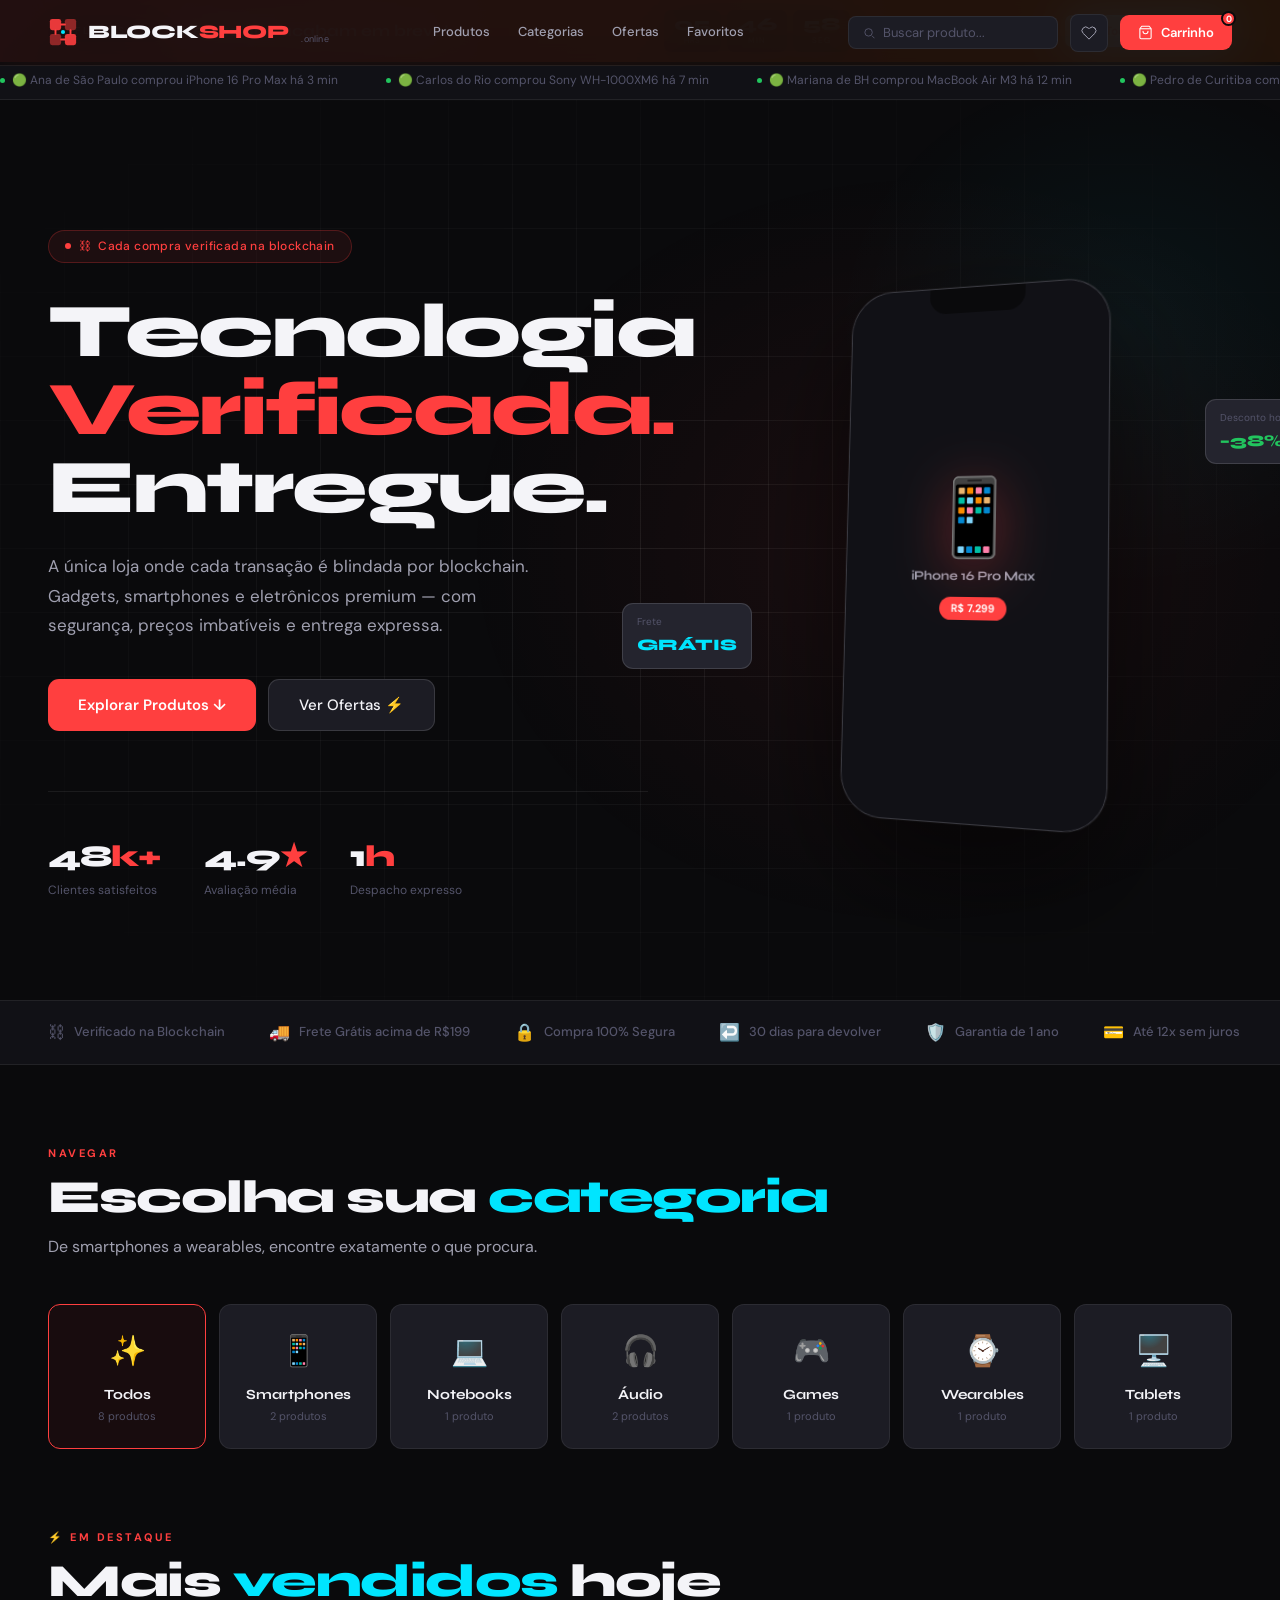
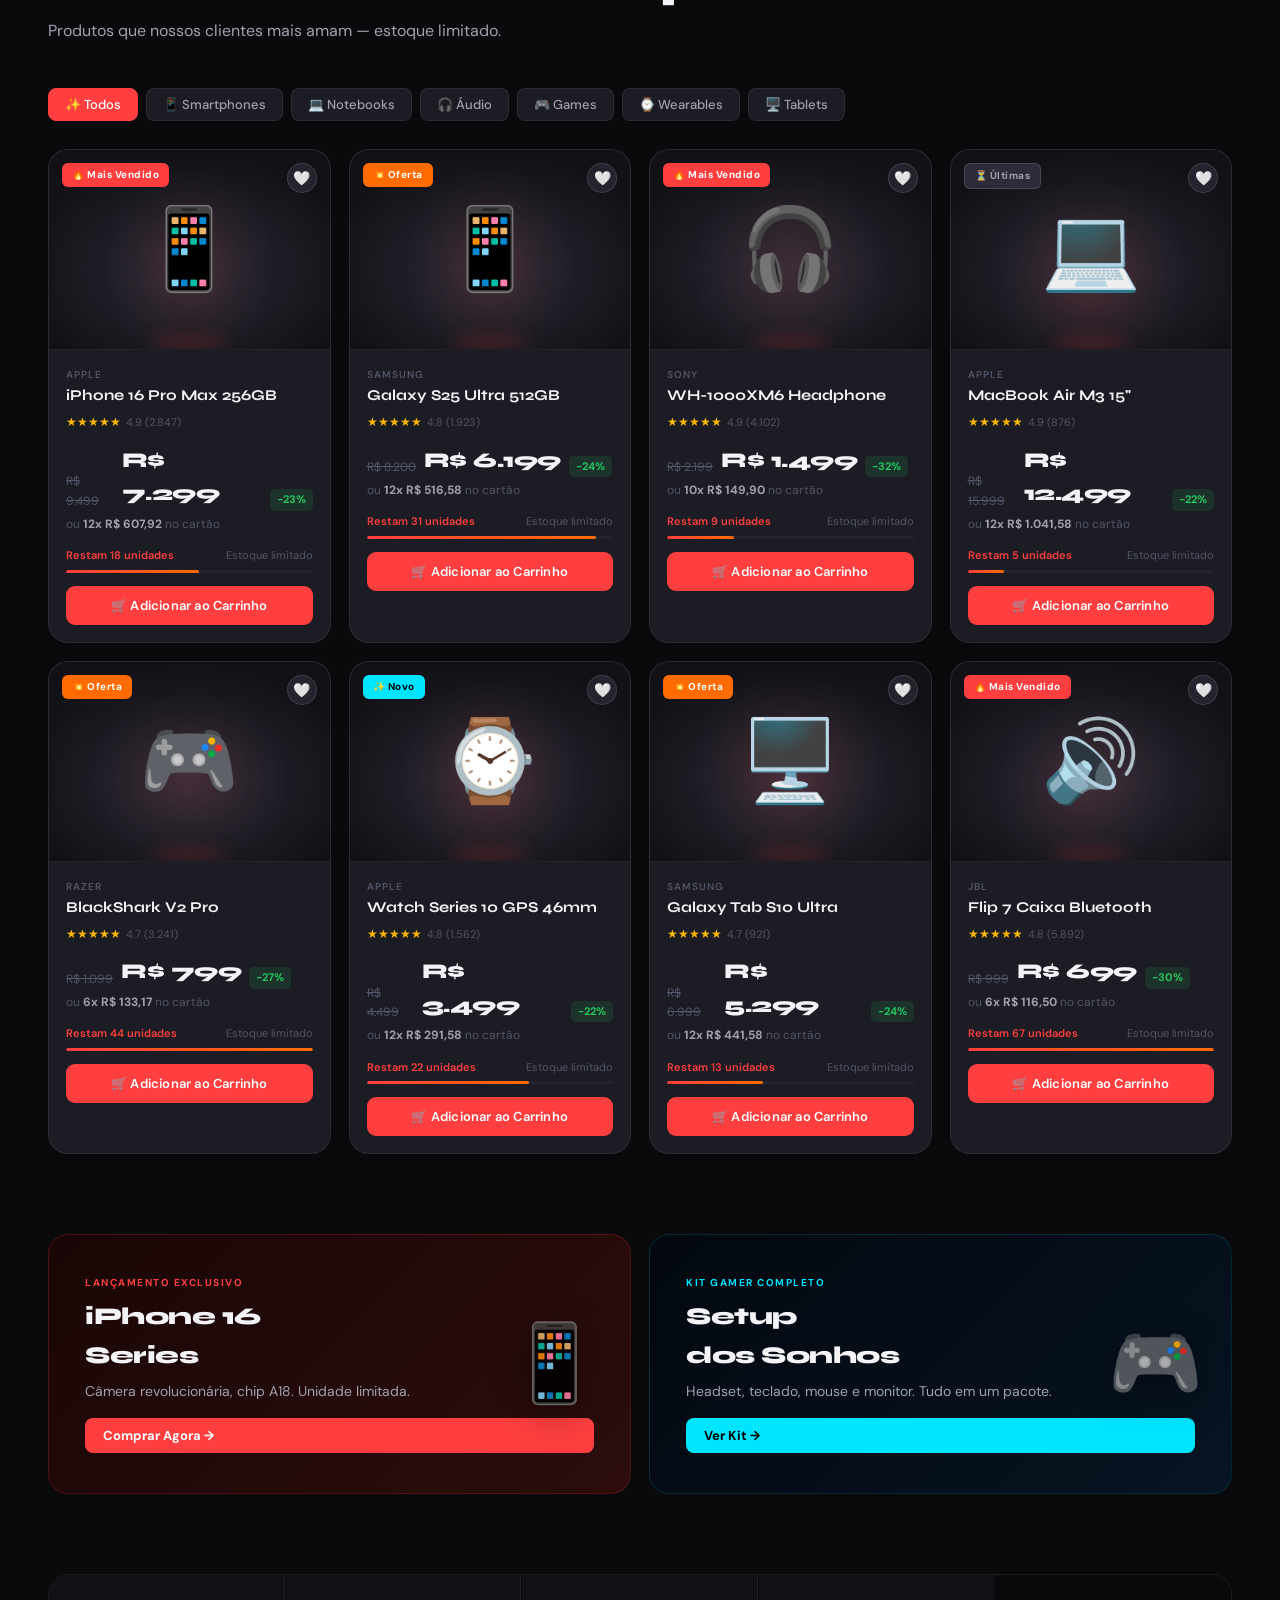
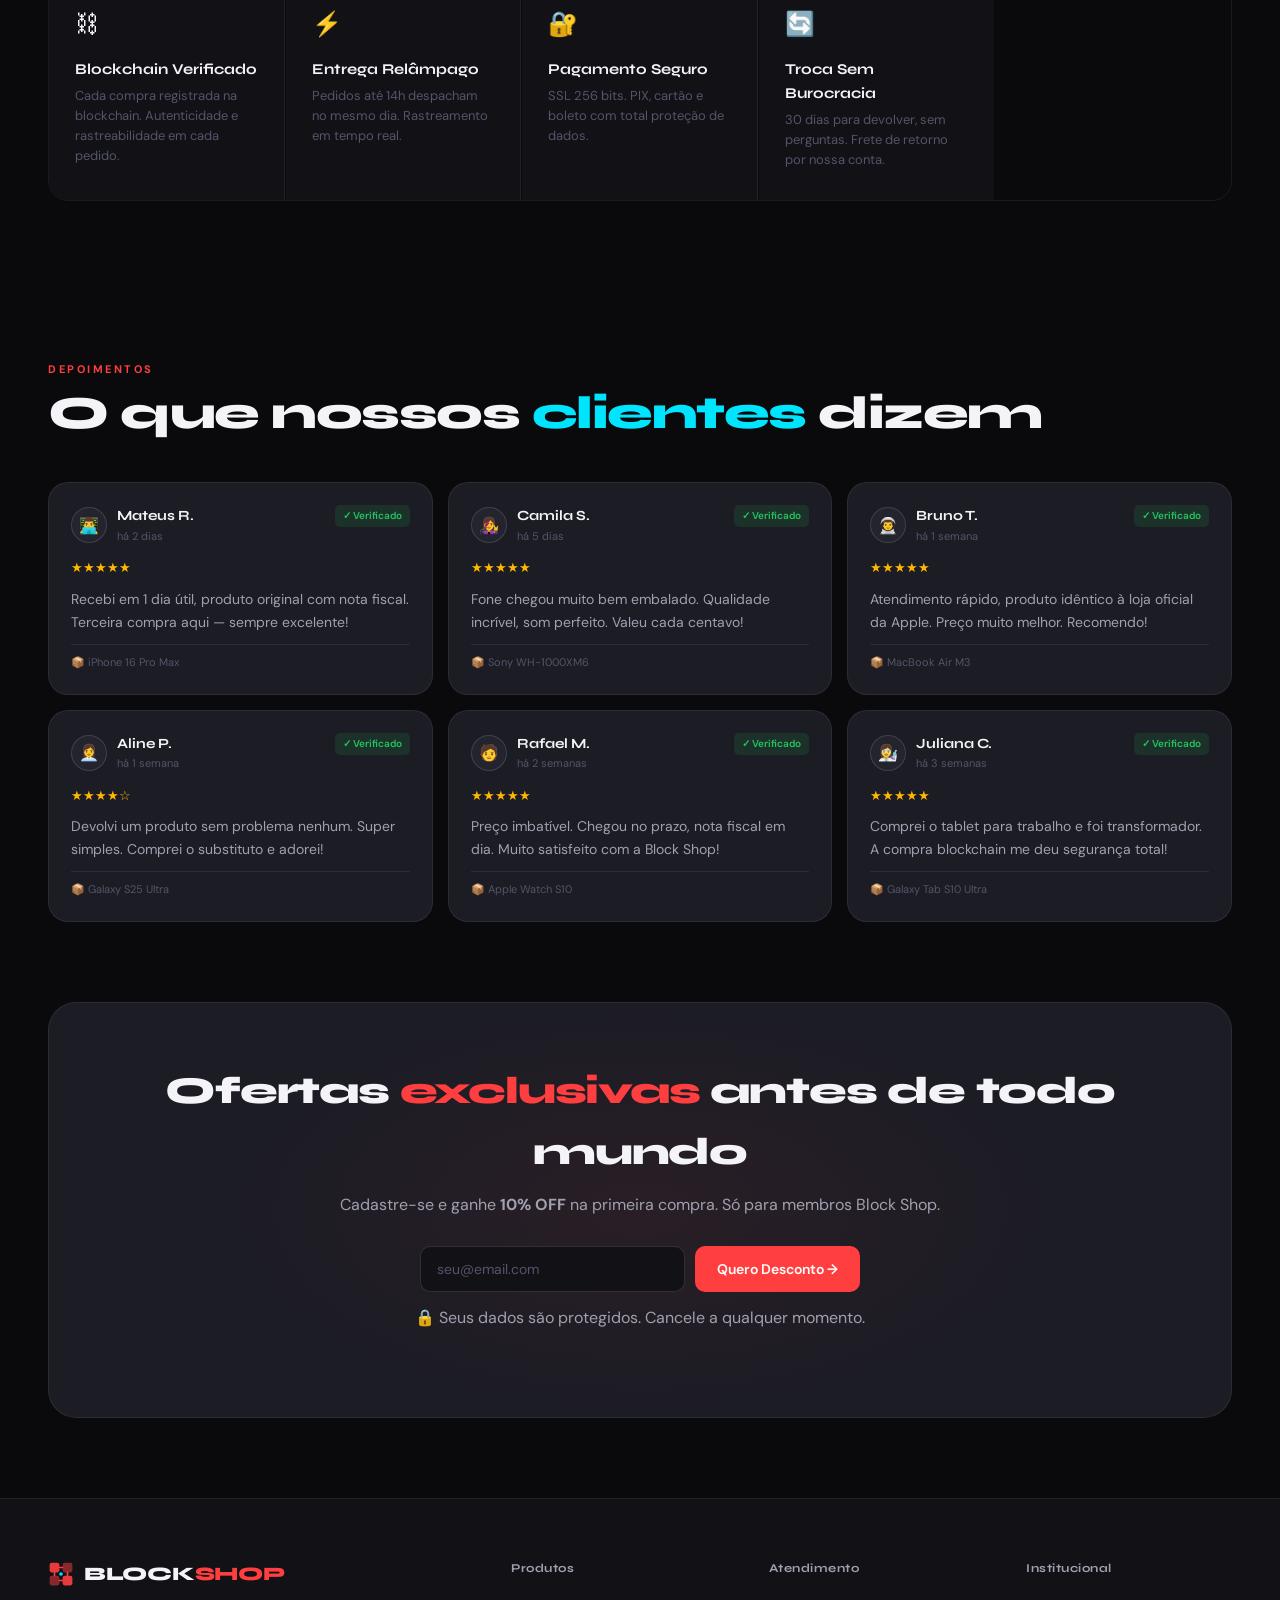
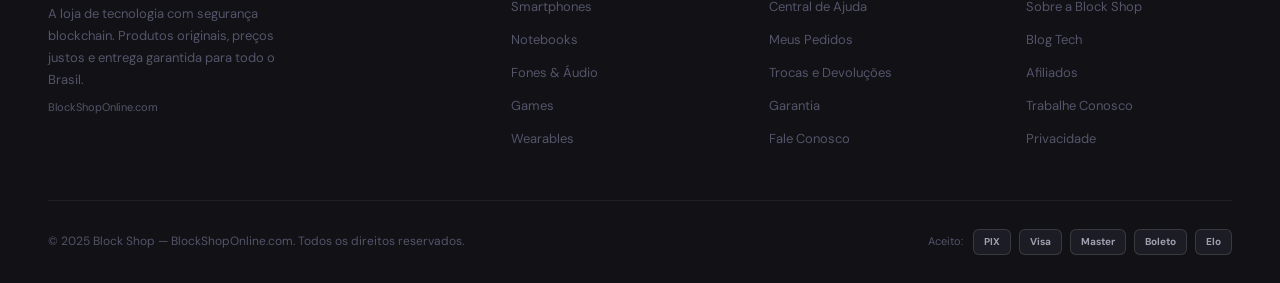
<file: Index.html.html>
<!DOCTYPE html>
<html lang="pt-BR">
<head>
<meta charset="UTF-8">
<meta name="viewport" content="width=device-width, initial-scale=1.0">
<title>BLOCK SHOP — Tecnologia Verificada na Blockchain</title>
<link href="https://fonts.googleapis.com/css2?family=Syne:wght@400;500;600;700;800&family=DM+Sans:ital,wght@0,300;0,400;0,500;1,400&display=swap" rel="stylesheet">
<style>
:root{
  --bg:#0A0A0C;--bg2:#111116;--bg3:#18181E;
  --surface:#1C1C24;--surface2:#24242E;--surface3:#2C2C38;
  --accent:#FF3F3F;--accent2:#FF6B00;--accent-glow:rgba(255,63,63,0.2);
  --cyan:#00E5FF;--cyan-dim:rgba(0,229,255,0.1);
  --text:#F4F4F8;--text2:#A0A0B0;--text3:#54546A;
  --border:rgba(255,255,255,0.07);--border2:rgba(255,255,255,0.13);--border3:rgba(255,255,255,0.2);
  --success:#22C55E;--warning:#F59E0B;
  --fd:'Syne',sans-serif;--fb:'DM Sans',sans-serif;
  --r:12px;--rl:20px;--rxl:28px;
}
*,*::before,*::after{box-sizing:border-box;margin:0;padding:0}
html{scroll-behavior:smooth}
body{background:var(--bg);color:var(--text);font-family:var(--fb);font-size:15px;line-height:1.6;overflow-x:hidden}
a{text-decoration:none;color:inherit}
button{cursor:pointer;font-family:var(--fb)}
input,select,textarea{font-family:var(--fb)}
::-webkit-scrollbar{width:4px}
::-webkit-scrollbar-track{background:var(--bg)}
::-webkit-scrollbar-thumb{background:var(--surface2);border-radius:4px}

/* ── PAGES ── */
.page{display:none;min-height:100vh}
.page.active{display:block}

/* ── NAV ── */
nav{
  position:fixed;top:0;left:0;right:0;z-index:500;
  display:flex;align-items:center;justify-content:space-between;
  padding:0 48px;height:66px;
  background:rgba(10,10,12,0.9);backdrop-filter:blur(24px);
  border-bottom:1px solid var(--border);
}
.nav-logo{display:flex;align-items:center;gap:10px;cursor:pointer}
.logo-mark svg{display:block}
.logo-text{font-family:var(--fd);font-weight:800;font-size:19px;letter-spacing:-0.3px;display:flex;align-items:baseline;gap:0}
.logo-text .lb{color:var(--text)}
.logo-text .ls{color:var(--accent)}
.logo-domain{font-size:9px;color:var(--text3);font-weight:400;margin-left:3px;letter-spacing:.2px;align-self:flex-end;margin-bottom:1px}
.nav-links{display:flex;gap:28px}
.nav-links a{font-size:13px;font-weight:500;color:var(--text2);transition:color .2s}
.nav-links a:hover{color:var(--text)}
.nav-right{display:flex;align-items:center;gap:12px}
.nav-search{
  display:flex;align-items:center;gap:8px;
  background:var(--surface);border:1px solid var(--border);border-radius:8px;
  padding:7px 14px;width:210px;transition:border-color .2s
}
.nav-search:focus-within{border-color:rgba(255,63,63,.4)}
.nav-search input{background:none;border:none;outline:none;color:var(--text);font-size:13px;width:100%}
.nav-search input::placeholder{color:var(--text3)}
.nav-icon-btn{
  background:var(--surface);border:1px solid var(--border);border-radius:8px;
  width:38px;height:38px;display:flex;align-items:center;justify-content:center;
  transition:border-color .2s;position:relative
}
.nav-icon-btn:hover{border-color:var(--border2)}
.badge-dot{
  position:absolute;top:-4px;right:-4px;
  background:var(--accent);color:#fff;font-size:9px;font-weight:700;
  width:15px;height:15px;border-radius:50%;display:flex;align-items:center;justify-content:center;
  border:2px solid var(--bg)
}
.nav-cart-btn{
  display:flex;align-items:center;gap:8px;
  background:var(--accent);color:#fff;border:none;border-radius:9px;
  padding:9px 18px;font-size:13px;font-weight:600;transition:opacity .2s,transform .15s;
  position:relative
}
.nav-cart-btn:hover{opacity:.85}
.nav-cart-btn:active{transform:scale(.98)}

/* ── FLASH BAR ── */
.flash-bar{
  background:linear-gradient(90deg,#FF3F3F,#FF6B00,#FF3F3F);
  background-size:200%;animation:gradMove 4s linear infinite;
  padding:10px 48px;display:flex;align-items:center;justify-content:space-between;gap:16px;flex-wrap:wrap
}
@keyframes gradMove{0%{background-position:0%}100%{background-position:200%}}
.flash-left{display:flex;align-items:center;gap:12px}
.flash-pill{background:rgba(0,0,0,.25);color:#fff;font-size:10px;font-weight:700;letter-spacing:1.5px;padding:3px 10px;border-radius:6px}
.flash-text{color:#fff;font-family:var(--fd);font-size:16px;font-weight:700}
.countdown{display:flex;gap:6px}
.cd-unit{background:rgba(0,0,0,.25);color:#fff;border-radius:7px;padding:5px 10px;text-align:center;min-width:48px}
.cd-num{font-family:var(--fd);font-size:18px;font-weight:800;line-height:1}
.cd-lbl{font-size:8px;letter-spacing:.8px;opacity:.8;margin-top:1px}
.flash-cta{background:#fff;color:var(--accent);border:none;border-radius:7px;padding:8px 18px;font-size:12px;font-weight:700;transition:transform .2s}
.flash-cta:hover{transform:scale(1.03)}

/* ── TICKER ── */
.ticker-wrap{background:var(--bg2);border-bottom:1px solid var(--border);padding:9px 0;overflow:hidden}
.ticker-track{display:flex;gap:48px;white-space:nowrap;width:max-content;animation:ticker 35s linear infinite}
@keyframes ticker{0%{transform:translateX(0)}100%{transform:translateX(-50%)}}
.ticker-item{display:flex;align-items:center;gap:7px;font-size:12px;color:var(--text3)}
.t-dot{width:5px;height:5px;border-radius:50%;background:var(--success);flex-shrink:0}

/* ── HERO ── */
.hero{
  min-height:100vh;padding:90px 48px 60px;
  display:flex;align-items:center;position:relative;overflow:hidden
}
.hero-glow{position:absolute;inset:0;pointer-events:none;
  background:radial-gradient(ellipse 55% 65% at 72% 50%,rgba(255,63,63,.07) 0%,transparent 65%),
             radial-gradient(ellipse 35% 45% at 88% 25%,rgba(0,229,255,.05) 0%,transparent 65%)
}
.hero-grid{
  position:absolute;inset:0;pointer-events:none;
  background-image:linear-gradient(var(--border) 1px,transparent 1px),linear-gradient(90deg,var(--border) 1px,transparent 1px);
  background-size:64px 64px;
  -webkit-mask-image:radial-gradient(ellipse 80% 80% at 50% 50%,black 0%,transparent 80%);
  mask-image:radial-gradient(ellipse 80% 80% at 50% 50%,black 0%,transparent 80%)
}
.hero-content{max-width:600px;position:relative;z-index:1}
.hero-eyebrow{
  display:inline-flex;align-items:center;gap:8px;
  background:rgba(255,63,63,.08);border:1px solid rgba(255,63,63,.25);
  color:var(--accent);border-radius:100px;padding:6px 16px;
  font-size:12px;font-weight:500;letter-spacing:.4px;margin-bottom:30px
}
.hero-eyebrow::before{content:'';width:6px;height:6px;background:var(--accent);border-radius:50%;animation:blink 1.8s ease-in-out infinite;flex-shrink:0}
@keyframes blink{0%,100%{opacity:1}50%{opacity:.2}}
.hero h1{
  font-family:var(--fd);font-size:clamp(44px,6vw,76px);font-weight:800;
  line-height:1.03;letter-spacing:-2.5px;margin-bottom:24px
}
.hero h1 em{font-style:normal;color:var(--accent)}
.hero-sub{font-size:17px;color:var(--text2);line-height:1.75;max-width:480px;margin-bottom:38px}
.hero-ctas{display:flex;gap:12px;flex-wrap:wrap}
.btn-primary{
  display:inline-flex;align-items:center;gap:9px;
  background:var(--accent);color:#fff;border:none;border-radius:11px;
  padding:15px 30px;font-size:15px;font-weight:600;
  transition:transform .2s,box-shadow .2s
}
.btn-primary:hover{transform:translateY(-2px);box-shadow:0 10px 36px var(--accent-glow)}
.btn-secondary{
  display:inline-flex;align-items:center;gap:9px;
  background:var(--surface);color:var(--text);
  border:1px solid var(--border2);border-radius:11px;
  padding:15px 30px;font-size:15px;font-weight:500;transition:background .2s
}
.btn-secondary:hover{background:var(--surface2)}
.hero-stats{display:flex;gap:44px;margin-top:60px;padding-top:40px;border-top:1px solid var(--border)}
.stat-n{font-family:var(--fd);font-size:30px;font-weight:800;letter-spacing:-1px}
.stat-n span{color:var(--accent)}
.stat-l{font-size:12px;color:var(--text3);margin-top:1px}

/* ── HERO VISUAL ── */
.hero-visual{
  position:absolute;right:0;top:50%;transform:translateY(-50%);
  width:48%;max-width:660px;pointer-events:none;
  display:flex;align-items:center;justify-content:center
}
.phone-mockup{
  width:270px;height:540px;
  background:var(--surface);border:1px solid var(--border2);
  border-radius:44px;position:relative;overflow:hidden;
  box-shadow:0 48px 120px rgba(0,0,0,.6),0 0 0 1px rgba(255,255,255,.05);
  transform:perspective(900px) rotateY(-14deg) rotateX(4deg)
}
.phone-notch{
  position:absolute;top:0;left:50%;transform:translateX(-50%);
  width:100px;height:26px;background:var(--bg);border-radius:0 0 18px 18px;z-index:2
}
.phone-screen{
  position:absolute;inset:0;background:var(--bg2);
  display:flex;flex-direction:column;align-items:center;justify-content:center;gap:10px;padding:20px
}
.phone-product-3d{font-size:76px;line-height:1;filter:drop-shadow(0 12px 28px rgba(255,63,63,.35));animation:float 3s ease-in-out infinite}
@keyframes float{0%,100%{transform:translateY(0)}50%{transform:translateY(-10px)}}
.phone-prod-name{font-family:var(--fd);font-size:13px;font-weight:700;color:var(--text2);text-align:center}
.phone-price{background:var(--accent);color:#fff;font-size:11px;font-weight:700;padding:3px 12px;border-radius:100px}
.float-card{
  position:absolute;background:var(--surface2);border:1px solid var(--border2);
  border-radius:11px;padding:10px 14px;font-size:12px;z-index:10
}
.fc1{top:22%;right:-24px}
.fc2{bottom:28%;left:-44px}
.fc-lbl{color:var(--text3);font-size:10px;margin-bottom:2px}
.fc-val{font-family:var(--fd);font-weight:800;font-size:16px}
.fc-val.g{color:var(--success)}
.fc-val.c{color:var(--cyan)}

/* ── TRUST BAR ── */
.trust-bar{
  background:var(--bg2);border-top:1px solid var(--border);border-bottom:1px solid var(--border);
  padding:18px 48px;display:flex;gap:44px;align-items:center;overflow-x:auto;white-space:nowrap
}
.trust-item{display:flex;align-items:center;gap:9px;font-size:13px;color:var(--text3);font-weight:500;flex-shrink:0}
.trust-icon{font-size:17px}

/* ── SECTION ── */
.section{padding:80px 48px}
.s-tag{font-size:11px;font-weight:700;letter-spacing:2.5px;color:var(--accent);text-transform:uppercase;margin-bottom:10px}
.s-title{font-family:var(--fd);font-size:clamp(28px,4vw,46px);font-weight:800;letter-spacing:-1.5px;line-height:1.08}
.s-title em{font-style:normal;color:var(--cyan)}
.s-sub{font-size:16px;color:var(--text2);margin-top:12px;max-width:520px}
.s-header{margin-bottom:44px}
.s-header-row{display:flex;justify-content:space-between;align-items:flex-end;gap:20px;flex-wrap:wrap}

/* ── FILTERS ── */
.filter-tabs{display:flex;gap:8px;flex-wrap:wrap;margin-bottom:28px}
.filter-tab{
  background:var(--surface);border:1px solid var(--border);border-radius:8px;
  padding:7px 16px;font-size:13px;font-weight:500;color:var(--text2);
  transition:all .2s;cursor:pointer
}
.filter-tab:hover{border-color:var(--border2);color:var(--text)}
.filter-tab.active{background:var(--accent);border-color:var(--accent);color:#fff}

/* ── PRODUCTS GRID ── */
.products-grid{
  display:grid;grid-template-columns:repeat(auto-fill,minmax(255px,1fr));gap:18px
}
.product-card{
  background:var(--surface);border:1px solid var(--border);
  border-radius:var(--rl);overflow:hidden;
  transition:border-color .25s,transform .25s;position:relative;cursor:pointer
}
.product-card:hover{border-color:rgba(255,63,63,.3);transform:translateY(-5px);box-shadow:0 16px 48px rgba(0,0,0,.4)}
.p-badge{
  position:absolute;top:13px;left:13px;z-index:2;
  font-size:10px;font-weight:700;letter-spacing:.5px;
  padding:4px 10px;border-radius:6px
}
.badge-hot{background:var(--accent);color:#fff}
.badge-sale{background:#FF6B00;color:#fff}
.badge-new{background:var(--cyan);color:#000}
.badge-ltd{background:var(--surface3);color:var(--text2);border:1px solid var(--border2)}
.p-wishlist{
  position:absolute;top:13px;right:13px;z-index:2;
  width:30px;height:30px;background:var(--surface2);border:1px solid var(--border2);
  border-radius:50%;display:flex;align-items:center;justify-content:center;
  font-size:14px;transition:background .2s
}
.p-wishlist:hover{background:var(--surface3)}
.p-wishlist.active{background:rgba(255,63,63,.2);border-color:rgba(255,63,63,.4)}
/* 3D Product image area */
.p-img{
  height:200px;display:flex;align-items:center;justify-content:center;
  position:relative;overflow:hidden;
  background:radial-gradient(ellipse 60% 60% at 50% 60%,var(--surface3) 0%,var(--bg2) 100%);
  border-bottom:1px solid var(--border)
}
.p-img .product-3d{
  font-size:80px;line-height:1;
  filter:drop-shadow(0 16px 32px rgba(255,63,63,.25));
  transition:transform .4s ease;
}
.product-card:hover .p-img .product-3d{transform:scale(1.08) translateY(-6px)}
.p-img .p-img-glow{
  position:absolute;bottom:0;left:50%;transform:translateX(-50%);
  width:80px;height:12px;background:rgba(255,63,63,.2);
  border-radius:50%;filter:blur(8px)
}
.p-body{padding:17px}
.p-brand{font-size:10px;color:var(--text3);font-weight:600;letter-spacing:1px;text-transform:uppercase;margin-bottom:3px}
.p-name{font-family:var(--fd);font-weight:700;font-size:15px;line-height:1.3;margin-bottom:8px}
.p-stars{display:flex;align-items:center;gap:5px;margin-bottom:11px}
.stars-gold{color:#FFB800;font-size:12px}
.r-count{font-size:11px;color:var(--text3)}
.p-price-row{display:flex;align-items:flex-end;gap:8px;margin-bottom:4px}
.p-old{font-size:12px;color:var(--text3);text-decoration:line-through}
.p-curr{font-family:var(--fd);font-size:21px;font-weight:800;letter-spacing:-.5px}
.p-disc{background:rgba(34,197,94,.13);color:var(--success);font-size:11px;font-weight:700;padding:2px 7px;border-radius:5px}
.p-install{font-size:12px;color:var(--text3);margin-bottom:13px}
.p-install strong{color:var(--text2)}
.p-stock{margin-bottom:13px}
.stock-lbl{display:flex;justify-content:space-between;font-size:11px;margin-bottom:5px}
.stock-lbl .sl-urgent{color:var(--accent);font-weight:600}
.stock-lbl .sl-dim{color:var(--text3)}
.stock-track{background:var(--surface2);height:3px;border-radius:2px;overflow:hidden}
.stock-fill{height:100%;border-radius:2px;background:linear-gradient(90deg,var(--accent),#FF6B00)}
.btn-cart{
  width:100%;background:var(--accent);color:#fff;border:none;border-radius:9px;
  padding:11px;font-size:13px;font-weight:600;letter-spacing:.2px;
  transition:opacity .2s,transform .15s
}
.btn-cart:hover{opacity:.85}
.btn-cart:active{transform:scale(.98)}

/* ── CATEGORIES ── */
.cats-grid{display:grid;grid-template-columns:repeat(auto-fill,minmax(155px,1fr));gap:13px}
.cat-card{
  background:var(--surface);border:1px solid var(--border);border-radius:var(--r);
  padding:22px 16px;text-align:center;cursor:pointer;transition:all .2s
}
.cat-card:hover{border-color:rgba(255,63,63,.35);background:rgba(255,63,63,.03)}
.cat-card.active{border-color:var(--accent);background:rgba(255,63,63,.06)}
.cat-icon{font-size:30px;margin-bottom:9px}
.cat-name{font-family:var(--fd);font-weight:700;font-size:14px;margin-bottom:2px}
.cat-count{font-size:11px;color:var(--text3)}

/* ── PROMO BANNERS ── */
.promo-grid{display:grid;grid-template-columns:1fr 1fr;gap:18px;padding:0 48px 80px}
.promo-card{
  border-radius:var(--rl);padding:40px 36px;min-height:230px;
  position:relative;overflow:hidden;cursor:pointer;
  display:flex;flex-direction:column;justify-content:flex-end;transition:transform .2s
}
.promo-card:hover{transform:scale(1.01)}
.pc1{background:linear-gradient(135deg,#1a0606,#2d0d0d);border:1px solid rgba(255,63,63,.18)}
.pc2{background:linear-gradient(135deg,#03080f,#071422);border:1px solid rgba(0,229,255,.13)}
.promo-emoji{position:absolute;right:28px;top:50%;transform:translateY(-50%);font-size:76px;opacity:.85;filter:drop-shadow(0 8px 20px rgba(0,0,0,.4))}
.promo-tag{font-size:10px;font-weight:700;letter-spacing:1.5px;text-transform:uppercase;margin-bottom:7px}
.pc1 .promo-tag{color:var(--accent)}
.pc2 .promo-tag{color:var(--cyan)}
.promo-card h3{font-family:var(--fd);font-size:24px;font-weight:800;letter-spacing:-.5px;margin-bottom:5px}
.promo-card p{font-size:14px;color:var(--text2);margin-bottom:16px}
.promo-btn{display:inline-flex;align-items:center;gap:6px;border:none;border-radius:8px;padding:9px 18px;font-size:13px;font-weight:700}
.pc1 .promo-btn{background:var(--accent);color:#fff}
.pc2 .promo-btn{background:var(--cyan);color:#000}

/* ── WHY BLOCK SHOP ── */
.features-grid{display:grid;grid-template-columns:repeat(auto-fill,minmax(220px,1fr));gap:1px;border:1px solid var(--border);border-radius:var(--rl);overflow:hidden;margin:0 48px 80px}
.feat-item{background:var(--bg2);padding:30px 26px;border-right:1px solid var(--border)}
.feat-item:last-child{border-right:none}
.feat-icon{font-size:24px;margin-bottom:13px}
.feat-title{font-family:var(--fd);font-size:15px;font-weight:700;margin-bottom:5px}
.feat-desc{font-size:13px;color:var(--text3);line-height:1.55}

/* ── REVIEWS ── */
.reviews-grid{display:grid;grid-template-columns:repeat(auto-fill,minmax(285px,1fr));gap:15px}
.rev-card{background:var(--surface);border:1px solid var(--border);border-radius:var(--rl);padding:22px}
.rev-top{display:flex;justify-content:space-between;align-items:flex-start;margin-bottom:13px}
.rev-user{display:flex;align-items:center;gap:10px}
.rev-avatar{width:36px;height:36px;border-radius:50%;background:var(--surface2);display:flex;align-items:center;justify-content:center;font-size:16px;border:1px solid var(--border2)}
.rev-name{font-family:var(--fd);font-size:14px;font-weight:700}
.rev-date{font-size:11px;color:var(--text3)}
.verified-badge{background:rgba(34,197,94,.12);color:var(--success);font-size:10px;font-weight:600;padding:3px 8px;border-radius:5px}
.rev-stars{color:#FFB800;font-size:13px;margin-bottom:9px}
.rev-text{font-size:14px;color:var(--text2);line-height:1.6;margin-bottom:11px}
.rev-product{font-size:11px;color:var(--text3);border-top:1px solid var(--border);padding-top:9px}

/* ── NEWSLETTER ── */
.nl-section{
  margin:0 48px 80px;background:var(--surface);border:1px solid var(--border);
  border-radius:var(--rxl);padding:58px;text-align:center;position:relative;overflow:hidden
}
.nl-section::before{content:'';position:absolute;inset:0;pointer-events:none;background:radial-gradient(ellipse 50% 70% at 50% 50%,rgba(255,63,63,.06) 0%,transparent 70%)}
.nl-section h2{font-family:var(--fd);font-size:38px;font-weight:800;letter-spacing:-1.2px;margin-bottom:10px;position:relative}
.nl-section p{font-size:16px;color:var(--text2);margin-bottom:28px;position:relative}
.nl-form{display:flex;gap:10px;max-width:440px;margin:0 auto;position:relative}
.nl-form input{
  flex:1;background:var(--bg2);border:1px solid var(--border2);border-radius:10px;
  padding:13px 16px;color:var(--text);font-size:14px;outline:none;transition:border-color .2s
}
.nl-form input:focus{border-color:rgba(255,63,63,.5)}
.nl-form input::placeholder{color:var(--text3)}
.nl-form button{
  background:var(--accent);color:#fff;border:none;border-radius:10px;
  padding:13px 22px;font-size:14px;font-weight:600;white-space:nowrap;transition:opacity .2s
}
.nl-form button:hover{opacity:.85}
.nl-note{font-size:12px;color:var(--text3);margin-top:13px;position:relative}

/* ── FOOTER ── */
footer{background:var(--bg2);border-top:1px solid var(--border);padding:60px 48px 28px}
.footer-grid{display:grid;grid-template-columns:2fr 1fr 1fr 1fr;gap:52px;margin-bottom:50px}
.footer-logo{margin-bottom:14px}
.footer-desc{font-size:13px;color:var(--text3);line-height:1.7;max-width:240px}
.footer-domain{font-size:11px;color:var(--text3);margin-top:8px}
.foot-col h4{font-family:var(--fd);font-size:12px;font-weight:700;letter-spacing:.5px;margin-bottom:16px;color:var(--text2)}
.foot-col ul{list-style:none;display:flex;flex-direction:column;gap:9px}
.foot-col ul li a{font-size:13px;color:var(--text3);transition:color .2s}
.foot-col ul li a:hover{color:var(--text)}
.footer-bottom{display:flex;justify-content:space-between;align-items:center;padding-top:28px;border-top:1px solid var(--border);font-size:12px;color:var(--text3);flex-wrap:wrap;gap:12px}
.pay-methods{display:flex;gap:8px;align-items:center}
.pay-chip{background:var(--surface);border:1px solid var(--border2);border-radius:6px;padding:4px 10px;font-size:10px;font-weight:700;color:var(--text2)}

/* ── TOAST ── */
.toast{
  position:fixed;bottom:28px;right:28px;z-index:1000;
  background:var(--surface2);border:1px solid var(--border2);border-radius:13px;
  padding:14px 18px;display:flex;align-items:center;gap:12px;
  transform:translateX(130%);transition:transform .35s cubic-bezier(.34,1.56,.64,1);
  max-width:320px;box-shadow:0 8px 32px rgba(0,0,0,.5)
}
.toast.show{transform:translateX(0)}
.toast-icon{font-size:22px;flex-shrink:0}
.toast-title{font-size:14px;font-weight:600}
.toast-sub{font-size:12px;color:var(--text2);margin-top:2px}

/* ── CART DRAWER ── */
.drawer-overlay{
  position:fixed;inset:0;background:rgba(0,0,0,.7);backdrop-filter:blur(4px);
  z-index:800;opacity:0;pointer-events:none;transition:opacity .3s
}
.drawer-overlay.open{opacity:1;pointer-events:all}
.cart-drawer{
  position:fixed;top:0;right:0;bottom:0;width:420px;z-index:801;
  background:var(--bg2);border-left:1px solid var(--border2);
  display:flex;flex-direction:column;
  transform:translateX(100%);transition:transform .35s cubic-bezier(.4,0,.2,1)
}
.cart-drawer.open{transform:translateX(0)}
.drawer-header{
  display:flex;justify-content:space-between;align-items:center;
  padding:22px 24px;border-bottom:1px solid var(--border)
}
.drawer-title{font-family:var(--fd);font-size:18px;font-weight:800}
.drawer-close{
  width:32px;height:32px;background:var(--surface);border:1px solid var(--border);
  border-radius:8px;display:flex;align-items:center;justify-content:center;
  cursor:pointer;font-size:16px;color:var(--text2);transition:all .2s
}
.drawer-close:hover{background:var(--surface2);color:var(--text)}
.drawer-items{flex:1;overflow-y:auto;padding:16px 24px}
.cart-item{
  display:flex;gap:14px;padding:14px 0;border-bottom:1px solid var(--border);
  align-items:flex-start
}
.ci-img{
  width:68px;height:68px;background:var(--surface);border:1px solid var(--border);
  border-radius:10px;display:flex;align-items:center;justify-content:center;
  font-size:32px;flex-shrink:0
}
.ci-info{flex:1}
.ci-brand{font-size:10px;color:var(--text3);font-weight:600;letter-spacing:.8px;text-transform:uppercase;margin-bottom:2px}
.ci-name{font-family:var(--fd);font-size:14px;font-weight:700;margin-bottom:6px;line-height:1.3}
.ci-qty-row{display:flex;align-items:center;gap:8px}
.qty-btn{
  width:26px;height:26px;background:var(--surface2);border:1px solid var(--border);
  border-radius:6px;display:flex;align-items:center;justify-content:center;
  cursor:pointer;font-size:14px;color:var(--text2);transition:all .15s
}
.qty-btn:hover{background:var(--surface3);color:var(--text)}
.qty-val{font-family:var(--fd);font-size:14px;font-weight:700;min-width:20px;text-align:center}
.ci-price{font-family:var(--fd);font-size:16px;font-weight:800;margin-left:auto;white-space:nowrap}
.ci-remove{color:var(--text3);font-size:11px;cursor:pointer;transition:color .2s;display:block;margin-top:4px}
.ci-remove:hover{color:var(--accent)}
.cart-empty{
  flex:1;display:flex;flex-direction:column;align-items:center;justify-content:center;gap:12px;
  color:var(--text3);font-size:14px;padding:40px
}
.cart-empty .empty-icon{font-size:48px;opacity:.4}
.cart-empty .empty-title{font-family:var(--fd);font-size:18px;font-weight:700;color:var(--text2)}
.drawer-footer{
  padding:20px 24px;border-top:1px solid var(--border);
  background:var(--bg3)
}
.cart-totals{margin-bottom:14px}
.total-row{display:flex;justify-content:space-between;font-size:13px;color:var(--text2);margin-bottom:6px}
.total-row.grand{font-family:var(--fd);font-size:18px;font-weight:800;color:var(--text);padding-top:10px;border-top:1px solid var(--border);margin-top:8px}
.total-row.grand .t-val{color:var(--accent)}
.coupon-row{display:flex;gap:8px;margin-bottom:14px}
.coupon-row input{
  flex:1;background:var(--surface);border:1px solid var(--border);border-radius:8px;
  padding:9px 12px;color:var(--text);font-size:13px;outline:none;transition:border-color .2s
}
.coupon-row input:focus{border-color:rgba(255,63,63,.4)}
.coupon-row input::placeholder{color:var(--text3)}
.coupon-row button{
  background:var(--surface2);color:var(--text2);border:1px solid var(--border);
  border-radius:8px;padding:9px 14px;font-size:13px;font-weight:600;transition:all .2s
}
.coupon-row button:hover{border-color:var(--accent);color:var(--accent)}
.btn-checkout{
  width:100%;background:var(--accent);color:#fff;border:none;border-radius:11px;
  padding:14px;font-size:15px;font-weight:700;letter-spacing:.2px;transition:opacity .2s
}
.btn-checkout:hover{opacity:.88}
.secure-note{display:flex;align-items:center;justify-content:center;gap:6px;margin-top:10px;font-size:11px;color:var(--text3)}

/* ── PRODUCT DETAIL MODAL ── */
.modal-overlay{
  position:fixed;inset:0;background:rgba(0,0,0,.8);backdrop-filter:blur(8px);
  z-index:900;opacity:0;pointer-events:none;transition:opacity .3s;
  display:flex;align-items:center;justify-content:center;padding:20px
}
.modal-overlay.open{opacity:1;pointer-events:all}
.product-modal{
  background:var(--bg2);border:1px solid var(--border2);border-radius:var(--rxl);
  width:100%;max-width:920px;max-height:90vh;overflow-y:auto;
  transform:scale(.95) translateY(20px);transition:transform .35s cubic-bezier(.34,1.2,.64,1)
}
.modal-overlay.open .product-modal{transform:scale(1) translateY(0)}
.modal-inner{display:grid;grid-template-columns:1fr 1fr;gap:0}
.modal-img-side{
  background:radial-gradient(ellipse 70% 70% at 50% 60%,var(--surface3) 0%,var(--bg) 100%);
  border-right:1px solid var(--border);border-radius:var(--rxl) 0 0 var(--rxl);
  display:flex;flex-direction:column;align-items:center;justify-content:center;
  padding:48px 32px;gap:16px;min-height:500px
}
.modal-3d{font-size:120px;line-height:1;filter:drop-shadow(0 20px 40px rgba(255,63,63,.35));animation:float 3s ease-in-out infinite}
.modal-thumbs{display:flex;gap:8px}
.thumb{
  width:52px;height:52px;background:var(--surface2);border:1px solid var(--border);
  border-radius:9px;display:flex;align-items:center;justify-content:center;
  font-size:22px;cursor:pointer;transition:border-color .2s
}
.thumb.active{border-color:var(--accent)}
.thumb:hover{border-color:var(--border2)}
.modal-info-side{padding:40px 36px;position:relative}
.modal-close{
  position:absolute;top:16px;right:16px;
  width:32px;height:32px;background:var(--surface);border:1px solid var(--border);
  border-radius:8px;display:flex;align-items:center;justify-content:center;
  cursor:pointer;color:var(--text2);font-size:18px;transition:all .2s
}
.modal-close:hover{background:var(--surface2);color:var(--text)}
.modal-brand{font-size:11px;color:var(--text3);font-weight:700;letter-spacing:1.2px;text-transform:uppercase;margin-bottom:5px}
.modal-name{font-family:var(--fd);font-size:26px;font-weight:800;letter-spacing:-.8px;margin-bottom:12px;line-height:1.15}
.modal-stars{display:flex;align-items:center;gap:7px;margin-bottom:18px}
.modal-stars .stars-gold{font-size:14px}
.modal-stars span{font-size:13px;color:var(--text2)}
.modal-price-area{background:var(--surface);border:1px solid var(--border);border-radius:var(--r);padding:16px;margin-bottom:18px}
.modal-old{font-size:13px;color:var(--text3);text-decoration:line-through;margin-bottom:2px}
.modal-curr{font-family:var(--fd);font-size:34px;font-weight:800;letter-spacing:-1px;margin-bottom:3px}
.modal-disc-row{display:flex;align-items:center;gap:8px;flex-wrap:wrap}
.modal-disc{background:rgba(34,197,94,.13);color:var(--success);font-size:12px;font-weight:700;padding:3px 9px;border-radius:5px}
.modal-install{font-size:13px;color:var(--text2)}
.modal-colors{margin-bottom:16px}
.modal-colors-label{font-size:12px;color:var(--text3);margin-bottom:7px;font-weight:600}
.color-opts{display:flex;gap:8px}
.color-opt{
  width:28px;height:28px;border-radius:50%;cursor:pointer;
  border:2px solid transparent;transition:all .2s;position:relative
}
.color-opt.active{border-color:var(--text);transform:scale(1.1)}
.modal-storage{margin-bottom:18px}
.storage-label{font-size:12px;color:var(--text3);margin-bottom:7px;font-weight:600}
.storage-opts{display:flex;gap:8px;flex-wrap:wrap}
.storage-opt{
  background:var(--surface2);border:1px solid var(--border);border-radius:7px;
  padding:6px 14px;font-size:13px;font-weight:600;cursor:pointer;transition:all .2s
}
.storage-opt:hover{border-color:var(--border2)}
.storage-opt.active{background:rgba(255,63,63,.12);border-color:var(--accent);color:var(--accent)}
.modal-qty{display:flex;align-items:center;gap:10px;margin-bottom:18px}
.modal-qty-label{font-size:12px;color:var(--text3);font-weight:600;margin-right:4px}
.qty-ctrl{display:flex;align-items:center;gap:8px;background:var(--surface);border:1px solid var(--border);border-radius:9px;padding:4px 8px}
.qty-ctrl .qty-btn{background:none;border:none;width:28px;height:28px}
.modal-actions{display:flex;flex-direction:column;gap:10px;margin-bottom:18px}
.btn-add-modal{
  width:100%;background:var(--accent);color:#fff;border:none;border-radius:11px;
  padding:14px;font-size:15px;font-weight:700;transition:opacity .2s,transform .15s
}
.btn-add-modal:hover{opacity:.88}
.btn-buy-now{
  width:100%;background:var(--surface);color:var(--text);
  border:1px solid var(--border2);border-radius:11px;
  padding:13px;font-size:15px;font-weight:600;transition:all .2s
}
.btn-buy-now:hover{background:var(--surface2)}
.modal-meta{display:flex;flex-direction:column;gap:7px}
.meta-row{display:flex;align-items:center;gap:8px;font-size:13px;color:var(--text2)}
.meta-row .meta-icon{font-size:15px}
.modal-tabs{border-top:1px solid var(--border);margin-top:0}
.modal-tab-btns{display:flex;border-bottom:1px solid var(--border)}
.modal-tab-btn{
  padding:12px 20px;font-size:13px;font-weight:600;color:var(--text3);
  cursor:pointer;border-bottom:2px solid transparent;transition:all .2s;background:none;border-top:none;border-left:none;border-right:none
}
.modal-tab-btn.active{color:var(--accent);border-bottom-color:var(--accent)}
.modal-tab-content{display:none;padding:20px 24px;font-size:13px;color:var(--text2);line-height:1.7}
.modal-tab-content.active{display:block}
.spec-table{width:100%;border-collapse:collapse}
.spec-table tr{border-bottom:1px solid var(--border)}
.spec-table td{padding:8px 4px;font-size:13px}
.spec-table td:first-child{color:var(--text3);width:40%}
.spec-table td:last-child{color:var(--text);font-weight:500}

/* ── CHECKOUT PAGE ── */
.checkout-layout{display:grid;grid-template-columns:1fr 420px;gap:28px;padding:100px 48px 80px;max-width:1200px;margin:0 auto}
.checkout-form-section h2{font-family:var(--fd);font-size:22px;font-weight:800;margin-bottom:22px;letter-spacing:-.5px}
.form-block{background:var(--surface);border:1px solid var(--border);border-radius:var(--rl);padding:24px;margin-bottom:16px}
.form-block-title{font-family:var(--fd);font-size:15px;font-weight:700;margin-bottom:18px;display:flex;align-items:center;gap:8px}
.form-block-title .step-num{width:22px;height:22px;background:var(--accent);border-radius:50%;display:flex;align-items:center;justify-content:center;font-size:11px;font-weight:800}
.form-grid{display:grid;grid-template-columns:1fr 1fr;gap:12px}
.form-group{display:flex;flex-direction:column;gap:5px}
.form-group.full{grid-column:1/-1}
.form-label{font-size:12px;font-weight:600;color:var(--text3);letter-spacing:.3px}
.form-input{
  background:var(--bg2);border:1px solid var(--border2);border-radius:9px;
  padding:11px 14px;color:var(--text);font-size:14px;outline:none;
  transition:border-color .2s;width:100%
}
.form-input:focus{border-color:rgba(255,63,63,.5)}
.form-input::placeholder{color:var(--text3)}
.form-select{
  background:var(--bg2);border:1px solid var(--border2);border-radius:9px;
  padding:11px 14px;color:var(--text);font-size:14px;outline:none;width:100%;
  transition:border-color .2s;appearance:none;cursor:pointer
}
.form-select:focus{border-color:rgba(255,63,63,.5)}
.payment-methods{display:grid;grid-template-columns:repeat(3,1fr);gap:10px;margin-bottom:16px}
.pay-method{
  background:var(--bg2);border:2px solid var(--border);border-radius:10px;
  padding:14px 10px;text-align:center;cursor:pointer;transition:all .2s
}
.pay-method:hover{border-color:var(--border2)}
.pay-method.active{border-color:var(--accent);background:rgba(255,63,63,.06)}
.pay-method .pm-icon{font-size:22px;margin-bottom:4px}
.pay-method .pm-name{font-size:12px;font-weight:600;color:var(--text2)}
.pix-area,.card-area{display:none}
.pix-area.show,.card-area.show{display:block}
.pix-code-box{
  background:var(--bg);border:1px solid var(--border2);border-radius:10px;
  padding:16px;text-align:center;margin:12px 0
}
.pix-code{font-family:monospace;font-size:11px;color:var(--cyan);word-break:break-all;margin-bottom:8px}
.btn-copy-pix{
  background:var(--cyan);color:#000;border:none;border-radius:7px;
  padding:8px 18px;font-size:13px;font-weight:700;transition:opacity .2s
}
.btn-copy-pix:hover{opacity:.85}
.installment-select{margin-top:12px}
.order-summary-box{position:sticky;top:86px}
.order-box{background:var(--surface);border:1px solid var(--border);border-radius:var(--rl);padding:24px}
.order-box-title{font-family:var(--fd);font-size:16px;font-weight:800;margin-bottom:18px;letter-spacing:-.3px}
.order-items{display:flex;flex-direction:column;gap:12px;margin-bottom:18px;max-height:300px;overflow-y:auto}
.oi-row{display:flex;gap:12px;align-items:center}
.oi-img{width:52px;height:52px;background:var(--bg2);border:1px solid var(--border);border-radius:9px;display:flex;align-items:center;justify-content:center;font-size:24px;flex-shrink:0}
.oi-name{font-size:13px;font-weight:600;line-height:1.3;margin-bottom:2px}
.oi-qty{font-size:11px;color:var(--text3)}
.oi-price{font-family:var(--fd);font-size:14px;font-weight:800;margin-left:auto;white-space:nowrap}
.order-divider{border:none;border-top:1px solid var(--border);margin:14px 0}
.order-total-rows{display:flex;flex-direction:column;gap:8px;margin-bottom:18px}
.otr{display:flex;justify-content:space-between;font-size:13px}
.otr.g{font-family:var(--fd);font-size:17px;font-weight:800;border-top:1px solid var(--border);padding-top:10px;margin-top:4px}
.otr.g .otr-val{color:var(--accent)}
.otr-label{color:var(--text2)}
.btn-place-order{
  width:100%;background:var(--accent);color:#fff;border:none;border-radius:11px;
  padding:15px;font-size:16px;font-weight:700;transition:opacity .2s,transform .15s;margin-bottom:10px
}
.btn-place-order:hover{opacity:.88}
.btn-place-order:active{transform:scale(.99)}
.security-badges{display:flex;justify-content:center;gap:18px;flex-wrap:wrap;margin-top:12px}
.sec-badge{display:flex;align-items:center;gap:5px;font-size:11px;color:var(--text3)}

/* ── ORDER SUCCESS PAGE ── */
.success-page{
  min-height:100vh;display:flex;align-items:center;justify-content:center;
  padding:80px 24px;background:var(--bg)
}
.success-card{
  background:var(--surface);border:1px solid var(--border2);border-radius:var(--rxl);
  padding:52px 48px;max-width:580px;width:100%;text-align:center
}
.success-icon-wrap{
  width:80px;height:80px;background:rgba(34,197,94,.12);border:1px solid rgba(34,197,94,.3);
  border-radius:50%;display:flex;align-items:center;justify-content:center;
  font-size:36px;margin:0 auto 24px
}
.success-card h1{font-family:var(--fd);font-size:32px;font-weight:800;letter-spacing:-1px;margin-bottom:10px}
.success-card p{font-size:15px;color:var(--text2);margin-bottom:28px;line-height:1.7}
.order-number-box{
  background:var(--bg2);border:1px solid var(--border2);border-radius:10px;
  padding:14px 20px;margin-bottom:28px;display:inline-flex;align-items:center;gap:10px
}
.order-num-label{font-size:12px;color:var(--text3)}
.order-num-val{font-family:var(--fd);font-size:16px;font-weight:800;color:var(--cyan)}
.success-steps{display:grid;grid-template-columns:repeat(3,1fr);gap:10px;margin-bottom:30px}
.ss-step{background:var(--bg2);border:1px solid var(--border);border-radius:var(--r);padding:14px 10px;text-align:center}
.ss-icon{font-size:22px;margin-bottom:5px}
.ss-label{font-size:11px;color:var(--text3);line-height:1.4}
.btn-back-shop{
  background:var(--accent);color:#fff;border:none;border-radius:10px;
  padding:13px 28px;font-size:15px;font-weight:700;transition:opacity .2s
}
.btn-back-shop:hover{opacity:.88}
.blockchain-proof{
  margin-top:20px;padding:12px 16px;background:var(--bg);border:1px solid var(--border);
  border-radius:9px;display:flex;align-items:center;gap:9px;font-size:12px;color:var(--text3)
}
.bc-hash{font-family:monospace;color:var(--cyan);font-size:11px;word-break:break-all}

/* ── WISHLIST PAGE ── */
.wishlist-page{padding:100px 48px 80px;min-height:100vh}
.wishlist-page h1{font-family:var(--fd);font-size:36px;font-weight:800;letter-spacing:-1px;margin-bottom:32px}
.wishlist-grid{display:grid;grid-template-columns:repeat(auto-fill,minmax(255px,1fr));gap:18px}
.wl-empty{text-align:center;padding:80px 20px;color:var(--text3)}
.wl-empty .wl-icon{font-size:56px;margin-bottom:14px;opacity:.35}
.wl-empty p{font-size:16px;margin-bottom:20px}

/* ── MOBILE ── */
@media(max-width:900px){
  nav{padding:0 20px}
  .nav-links,.nav-search{display:none}
  .hero{padding:86px 20px 50px;flex-direction:column}
  .hero-visual{display:none}
  .section{padding:56px 20px}
  .promo-grid{grid-template-columns:1fr;padding:0 20px 56px}
  .features-grid{margin:0 20px 56px;grid-template-columns:1fr 1fr}
  .feat-item{border-right:none;border-bottom:1px solid var(--border)}
  .nl-section{margin:0 20px 56px;padding:36px 24px}
  footer{padding:40px 20px 24px}
  .footer-grid{grid-template-columns:1fr 1fr;gap:28px}
  .trust-bar{padding:14px 20px}
  .flash-bar{padding:12px 20px}
  .cart-drawer{width:100%;max-width:420px}
  .modal-inner{grid-template-columns:1fr}
  .modal-img-side{border-right:none;border-bottom:1px solid var(--border);border-radius:var(--rxl) var(--rxl) 0 0;min-height:260px;padding:28px}
  .modal-3d{font-size:80px}
  .checkout-layout{grid-template-columns:1fr;padding:90px 20px 60px}
  .order-summary-box{position:relative;top:0}
  .form-grid{grid-template-columns:1fr}
  .payment-methods{grid-template-columns:repeat(3,1fr)}
}
</style>
</head>
<body>

<!-- NAV -->
<nav>
  <div class="nav-logo" onclick="showPage('home')">
    <div class="logo-mark">
      <svg width="30" height="30" viewBox="0 0 32 32" fill="none">
        <rect x="2" y="2" width="12" height="12" rx="2.5" fill="#FF3F3F" opacity=".9"/>
        <rect x="18" y="2" width="12" height="12" rx="2.5" fill="#FF3F3F" opacity=".5"/>
        <rect x="2" y="18" width="12" height="12" rx="2.5" fill="#FF3F3F" opacity=".5"/>
        <rect x="18" y="18" width="12" height="12" rx="2.5" fill="#FF3F3F" opacity=".9"/>
        <line x1="14" y1="8" x2="18" y2="8" stroke="#FF3F3F" stroke-width="2" stroke-linecap="round"/>
        <line x1="14" y1="24" x2="18" y2="24" stroke="#FF3F3F" stroke-width="2" stroke-linecap="round"/>
        <line x1="8" y1="14" x2="8" y2="18" stroke="#FF3F3F" stroke-width="2" stroke-linecap="round"/>
        <line x1="24" y1="14" x2="24" y2="18" stroke="#FF3F3F" stroke-width="2" stroke-linecap="round"/>
        <circle cx="16" cy="16" r="2.2" fill="#00E5FF"/>
      </svg>
    </div>
    <div class="logo-text"><span class="lb">BLOCK</span><span class="ls">SHOP</span></div>
    <span class="logo-domain">.online</span>
  </div>
  <div class="nav-links">
    <a href="#" onclick="filterAndScroll('all')">Produtos</a>
    <a href="#" onclick="scrollToCats()">Categorias</a>
    <a href="#" onclick="scrollToOffers()">Ofertas</a>
    <a href="#" onclick="showPage('wishlist')">Favoritos</a>
  </div>
  <div class="nav-right">
    <div class="nav-search">
      <svg width="14" height="14" viewBox="0 0 20 20" fill="none"><circle cx="9" cy="9" r="6" stroke="#54546A" stroke-width="1.5"/><path d="m15 15 3 3" stroke="#54546A" stroke-width="1.5" stroke-linecap="round"/></svg>
      <input type="text" placeholder="Buscar produto..." id="searchInput" oninput="handleSearch(this.value)">
    </div>
    <div class="nav-icon-btn" onclick="showPage('wishlist')" title="Favoritos">
      <svg width="16" height="16" viewBox="0 0 24 24" fill="none"><path d="M20.84 4.61a5.5 5.5 0 0 0-7.78 0L12 5.67l-1.06-1.06a5.5 5.5 0 0 0-7.78 7.78l1.06 1.06L12 21.23l7.78-7.78 1.06-1.06a5.5 5.5 0 0 0 0-7.78z" stroke="#A0A0B0" stroke-width="1.5" stroke-linecap="round" stroke-linejoin="round"/></svg>
      <span class="badge-dot" id="wishBadge" style="display:none">0</span>
    </div>
    <button class="nav-cart-btn" onclick="openCart()">
      <svg width="15" height="15" viewBox="0 0 24 24" fill="none"><path d="M6 2 3 6v14a2 2 0 0 0 2 2h14a2 2 0 0 0 2-2V6l-3-4z" stroke="#fff" stroke-width="1.7" stroke-linecap="round" stroke-linejoin="round"/><line x1="3" y1="6" x2="21" y2="6" stroke="#fff" stroke-width="1.7"/><path d="M16 10a4 4 0 0 1-8 0" stroke="#fff" stroke-width="1.7" stroke-linecap="round"/></svg>
      Carrinho
      <span class="badge-dot" id="cartBadge">0</span>
    </button>
  </div>
</nav>

<!-- HOME PAGE -->
<div class="page active" id="page-home">

  <!-- FLASH BAR -->
  <div class="flash-bar" id="offers-anchor">
    <div class="flash-left">
      <span class="flash-pill">⚡ FLASH SALE</span>
      <span class="flash-text">Ofertas que acabam em breve!</span>
    </div>
    <div class="countdown">
      <div class="cd-unit"><div class="cd-num" id="cd-h">05</div><div class="cd-lbl">HRS</div></div>
      <div class="cd-unit"><div class="cd-num" id="cd-m">47</div><div class="cd-lbl">MIN</div></div>
      <div class="cd-unit"><div class="cd-num" id="cd-s">00</div><div class="cd-lbl">SEG</div></div>
    </div>
    <button class="flash-cta" onclick="filterAndScroll('all')">Ver Todas as Ofertas →</button>
  </div>

  <!-- SOCIAL TICKER -->
  <div class="ticker-wrap">
    <div class="ticker-track" id="ticker"></div>
  </div>

  <!-- HERO -->
  <section class="hero">
    <div class="hero-glow"></div>
    <div class="hero-grid"></div>
    <div class="hero-content">
      <div class="hero-eyebrow">⛓&nbsp;&nbsp;Cada compra verificada na blockchain</div>
      <h1>Tecnologia<br><em>Verificada.</em><br>Entregue.</h1>
      <p class="hero-sub">A única loja onde cada transação é blindada por blockchain. Gadgets, smartphones e eletrônicos premium — com segurança, preços imbatíveis e entrega expressa.</p>
      <div class="hero-ctas">
        <button class="btn-primary" onclick="filterAndScroll('all')">Explorar Produtos ↓</button>
        <button class="btn-secondary" onclick="scrollToOffers()">Ver Ofertas ⚡</button>
      </div>
      <div class="hero-stats">
        <div><div class="stat-n">48<span>k+</span></div><div class="stat-l">Clientes satisfeitos</div></div>
        <div><div class="stat-n">4.9<span>★</span></div><div class="stat-l">Avaliação média</div></div>
        <div><div class="stat-n">1<span>h</span></div><div class="stat-l">Despacho expresso</div></div>
      </div>
    </div>
    <div class="hero-visual">
      <div class="phone-mockup">
        <div class="phone-notch"></div>
        <div class="phone-screen">
          <div class="phone-product-3d" id="heroPhone3d">📱</div>
          <div class="phone-prod-name" id="heroPhoneName">iPhone 16 Pro Max</div>
          <div class="phone-price" id="heroPhonePrice">R$ 7.299</div>
        </div>
      </div>
      <div class="float-card fc1"><div class="fc-lbl">Desconto hoje</div><div class="fc-val g">−38%</div></div>
      <div class="float-card fc2"><div class="fc-lbl">Frete</div><div class="fc-val c">GRÁTIS</div></div>
    </div>
  </section>

  <!-- TRUST BAR -->
  <div class="trust-bar">
    <div class="trust-item"><span class="trust-icon">⛓</span>Verificado na Blockchain</div>
    <div class="trust-item"><span class="trust-icon">🚚</span>Frete Grátis acima de R$199</div>
    <div class="trust-item"><span class="trust-icon">🔒</span>Compra 100% Segura</div>
    <div class="trust-item"><span class="trust-icon">↩️</span>30 dias para devolver</div>
    <div class="trust-item"><span class="trust-icon">🛡️</span>Garantia de 1 ano</div>
    <div class="trust-item"><span class="trust-icon">💳</span>Até 12x sem juros</div>
    <div class="trust-item"><span class="trust-icon">📞</span>Suporte 24 horas</div>
  </div>

  <!-- CATEGORIES -->
  <section class="section" id="cats-section">
    <div class="s-header">
      <div class="s-tag">Navegar</div>
      <h2 class="s-title">Escolha sua <em>categoria</em></h2>
      <p class="s-sub">De smartphones a wearables, encontre exatamente o que procura.</p>
    </div>
    <div class="cats-grid" id="catsGrid"></div>
  </section>

  <!-- PRODUCTS -->
  <section class="section" id="products-section" style="padding-top:0">
    <div class="s-header-row s-header">
      <div>
        <div class="s-tag" id="productsTag">⚡ Em destaque</div>
        <h2 class="s-title" id="productsTitle">Mais <em>vendidos</em> hoje</h2>
        <p class="s-sub">Produtos que nossos clientes mais amam — estoque limitado.</p>
      </div>
    </div>
    <div class="filter-tabs" id="filterTabs"></div>
    <div class="products-grid" id="productsGrid"></div>
  </section>

  <!-- PROMO BANNERS -->
  <div class="promo-grid">
    <div class="promo-card pc1">
      <div class="promo-emoji">📱</div>
      <div class="promo-tag">Lançamento exclusivo</div>
      <h3>iPhone 16<br>Series</h3>
      <p>Câmera revolucionária, chip A18. Unidade limitada.</p>
      <button class="promo-btn" onclick="openProductModal(1)">Comprar Agora →</button>
    </div>
    <div class="promo-card pc2">
      <div class="promo-emoji">🎮</div>
      <div class="promo-tag">Kit gamer completo</div>
      <h3>Setup<br>dos Sonhos</h3>
      <p>Headset, teclado, mouse e monitor. Tudo em um pacote.</p>
      <button class="promo-btn" onclick="filterAndScroll('games')">Ver Kit →</button>
    </div>
  </div>

  <!-- WHY BLOCK SHOP -->
  <div class="features-grid">
    <div class="feat-item"><div class="feat-icon">⛓</div><div class="feat-title">Blockchain Verificado</div><div class="feat-desc">Cada compra registrada na blockchain. Autenticidade e rastreabilidade em cada pedido.</div></div>
    <div class="feat-item"><div class="feat-icon">⚡</div><div class="feat-title">Entrega Relâmpago</div><div class="feat-desc">Pedidos até 14h despacham no mesmo dia. Rastreamento em tempo real.</div></div>
    <div class="feat-item"><div class="feat-icon">🔐</div><div class="feat-title">Pagamento Seguro</div><div class="feat-desc">SSL 256 bits. PIX, cartão e boleto com total proteção de dados.</div></div>
    <div class="feat-item"><div class="feat-icon">🔄</div><div class="feat-title">Troca Sem Burocracia</div><div class="feat-desc">30 dias para devolver, sem perguntas. Frete de retorno por nossa conta.</div></div>
  </div>

  <!-- REVIEWS -->
  <section class="section">
    <div class="s-header">
      <div class="s-tag">Depoimentos</div>
      <h2 class="s-title">O que nossos <em>clientes</em> dizem</h2>
    </div>
    <div class="reviews-grid" id="reviewsGrid"></div>
  </section>

  <!-- NEWSLETTER -->
  <div class="nl-section">
    <h2>Ofertas <em style="color:var(--accent);font-style:normal">exclusivas</em> antes de todo mundo</h2>
    <p>Cadastre-se e ganhe <strong>10% OFF</strong> na primeira compra. Só para membros Block Shop.</p>
    <div class="nl-form">
      <input type="email" placeholder="seu@email.com" id="nlEmail">
      <button onclick="subscribeNL()">Quero Desconto →</button>
    </div>
    <p class="nl-note">🔒 Seus dados são protegidos. Cancele a qualquer momento.</p>
  </div>

  <!-- FOOTER -->
  <footer>
    <div class="footer-grid">
      <div>
        <div class="footer-logo">
          <div class="nav-logo" style="cursor:default">
            <svg width="26" height="26" viewBox="0 0 32 32" fill="none">
              <rect x="2" y="2" width="12" height="12" rx="2.5" fill="#FF3F3F" opacity=".9"/>
              <rect x="18" y="2" width="12" height="12" rx="2.5" fill="#FF3F3F" opacity=".5"/>
              <rect x="2" y="18" width="12" height="12" rx="2.5" fill="#FF3F3F" opacity=".5"/>
              <rect x="18" y="18" width="12" height="12" rx="2.5" fill="#FF3F3F" opacity=".9"/>
              <line x1="14" y1="8" x2="18" y2="8" stroke="#FF3F3F" stroke-width="2" stroke-linecap="round"/>
              <line x1="14" y1="24" x2="18" y2="24" stroke="#FF3F3F" stroke-width="2" stroke-linecap="round"/>
              <line x1="8" y1="14" x2="8" y2="18" stroke="#FF3F3F" stroke-width="2" stroke-linecap="round"/>
              <line x1="24" y1="14" x2="24" y2="18" stroke="#FF3F3F" stroke-width="2" stroke-linecap="round"/>
              <circle cx="16" cy="16" r="2.2" fill="#00E5FF"/>
            </svg>
            <div class="logo-text"><span class="lb">BLOCK</span><span class="ls">SHOP</span></div>
          </div>
        </div>
        <p class="footer-desc">A loja de tecnologia com segurança blockchain. Produtos originais, preços justos e entrega garantida para todo o Brasil.</p>
        <p class="footer-domain">BlockShopOnline.com</p>
      </div>
      <div class="foot-col">
        <h4>Produtos</h4>
        <ul>
          <li><a href="#" onclick="filterAndScroll('smartphone')">Smartphones</a></li>
          <li><a href="#" onclick="filterAndScroll('notebook')">Notebooks</a></li>
          <li><a href="#" onclick="filterAndScroll('audio')">Fones & Áudio</a></li>
          <li><a href="#" onclick="filterAndScroll('games')">Games</a></li>
          <li><a href="#" onclick="filterAndScroll('wearable')">Wearables</a></li>
        </ul>
      </div>
      <div class="foot-col">
        <h4>Atendimento</h4>
        <ul>
          <li><a href="#">Central de Ajuda</a></li>
          <li><a href="#">Meus Pedidos</a></li>
          <li><a href="#">Trocas e Devoluções</a></li>
          <li><a href="#">Garantia</a></li>
          <li><a href="#">Fale Conosco</a></li>
        </ul>
      </div>
      <div class="foot-col">
        <h4>Institucional</h4>
        <ul>
          <li><a href="#">Sobre a Block Shop</a></li>
          <li><a href="#">Blog Tech</a></li>
          <li><a href="#">Afiliados</a></li>
          <li><a href="#">Trabalhe Conosco</a></li>
          <li><a href="#">Privacidade</a></li>
        </ul>
      </div>
    </div>
    <div class="footer-bottom">
      <span>© 2025 Block Shop — BlockShopOnline.com. Todos os direitos reservados.</span>
      <div class="pay-methods">
        <span style="font-size:11px;color:var(--text3);margin-right:2px">Aceito:</span>
        <span class="pay-chip">PIX</span><span class="pay-chip">Visa</span><span class="pay-chip">Master</span><span class="pay-chip">Boleto</span><span class="pay-chip">Elo</span>
      </div>
    </div>
  </footer>
</div><!-- end page-home -->

<!-- WISHLIST PAGE -->
<div class="page" id="page-wishlist">
  <div class="wishlist-page">
    <button onclick="showPage('home')" style="background:var(--surface);border:1px solid var(--border);border-radius:8px;padding:8px 16px;color:var(--text2);font-size:13px;margin-bottom:24px">← Voltar à loja</button>
    <h1>Meus Favoritos ❤️</h1>
    <div id="wishlistContent"></div>
  </div>
</div>

<!-- CHECKOUT PAGE -->
<div class="page" id="page-checkout">
  <div class="checkout-layout">
    <div class="checkout-form-section">
      <button onclick="openCart()" style="background:none;border:none;color:var(--text3);font-size:13px;margin-bottom:20px;display:flex;align-items:center;gap:6px">← Voltar ao carrinho</button>
      <h2>Finalizar Compra</h2>

      <!-- STEP 1: PERSONAL INFO -->
      <div class="form-block">
        <div class="form-block-title"><span class="step-num">1</span>Dados Pessoais</div>
        <div class="form-grid">
          <div class="form-group"><label class="form-label">Nome completo</label><input class="form-input" type="text" placeholder="João da Silva" id="f-name"></div>
          <div class="form-group"><label class="form-label">CPF</label><input class="form-input" type="text" placeholder="000.000.000-00" id="f-cpf" oninput="maskCPF(this)"></div>
          <div class="form-group"><label class="form-label">E-mail</label><input class="form-input" type="email" placeholder="joao@email.com" id="f-email"></div>
          <div class="form-group"><label class="form-label">Celular</label><input class="form-input" type="text" placeholder="(11) 99999-9999" id="f-phone" oninput="maskPhone(this)"></div>
        </div>
      </div>

      <!-- STEP 2: ADDRESS -->
      <div class="form-block">
        <div class="form-block-title"><span class="step-num">2</span>Endereço de Entrega</div>
        <div class="form-grid">
          <div class="form-group"><label class="form-label">CEP</label><input class="form-input" type="text" placeholder="00000-000" id="f-cep" oninput="maskCEP(this);lookupCEP(this.value)"></div>
          <div class="form-group"><label class="form-label">Estado</label>
            <select class="form-select" id="f-state">
              <option value="">Selecione</option>
              <option>SP</option><option>RJ</option><option>MG</option><option>RS</option><option>PR</option><option>SC</option><option>BA</option><option>GO</option><option>PE</option><option>CE</option><option>DF</option>
            </select>
          </div>
          <div class="form-group"><label class="form-label">Cidade</label><input class="form-input" type="text" placeholder="São Paulo" id="f-city"></div>
          <div class="form-group"><label class="form-label">Bairro</label><input class="form-input" type="text" placeholder="Centro" id="f-bairro"></div>
          <div class="form-group full"><label class="form-label">Rua / Av.</label><input class="form-input" type="text" placeholder="Rua das Flores" id="f-street"></div>
          <div class="form-group"><label class="form-label">Número</label><input class="form-input" type="text" placeholder="123" id="f-num"></div>
          <div class="form-group"><label class="form-label">Complemento</label><input class="form-input" type="text" placeholder="Apto 4B" id="f-comp"></div>
        </div>
      </div>

      <!-- STEP 3: SHIPPING -->
      <div class="form-block">
        <div class="form-block-title"><span class="step-num">3</span>Frete</div>
        <div style="display:flex;flex-direction:column;gap:10px">
          <label class="pay-method" id="ship1" onclick="selectShip('ship1','gratis',0)" style="cursor:pointer;display:flex;align-items:center;gap:12px;text-align:left;padding:14px 16px">
            <input type="radio" name="shipping" style="accent-color:var(--accent)">
            <div style="flex:1"><div style="font-size:14px;font-weight:600">📦 Envio Padrão</div><div style="font-size:12px;color:var(--text3)">5 a 8 dias úteis</div></div>
            <div style="font-family:var(--fd);font-size:15px;font-weight:800;color:var(--success)">GRÁTIS</div>
          </label>
          <label class="pay-method" id="ship2" onclick="selectShip('ship2','expresso',2990)" style="cursor:pointer;display:flex;align-items:center;gap:12px;text-align:left;padding:14px 16px">
            <input type="radio" name="shipping" style="accent-color:var(--accent)">
            <div style="flex:1"><div style="font-size:14px;font-weight:600">⚡ Expresso</div><div style="font-size:12px;color:var(--text3)">1 a 2 dias úteis</div></div>
            <div style="font-family:var(--fd);font-size:15px;font-weight:800">R$ 29,90</div>
          </label>
          <label class="pay-method" id="ship3" onclick="selectShip('ship3','same',4990)" style="cursor:pointer;display:flex;align-items:center;gap:12px;text-align:left;padding:14px 16px">
            <input type="radio" name="shipping" style="accent-color:var(--accent)">
            <div style="flex:1"><div style="font-size:14px;font-weight:600">🚀 Same Day (SP)</div><div style="font-size:12px;color:var(--text3)">Entrega no mesmo dia</div></div>
            <div style="font-family:var(--fd);font-size:15px;font-weight:800">R$ 49,90</div>
          </label>
        </div>
      </div>

      <!-- STEP 4: PAYMENT -->
      <div class="form-block">
        <div class="form-block-title"><span class="step-num">4</span>Pagamento</div>
        <div class="payment-methods">
          <div class="pay-method active" id="pm-pix" onclick="selectPayment('pix')"><div class="pm-icon">⚡</div><div class="pm-name">PIX</div></div>
          <div class="pay-method" id="pm-card" onclick="selectPayment('card')"><div class="pm-icon">💳</div><div class="pm-name">Cartão</div></div>
          <div class="pay-method" id="pm-boleto" onclick="selectPayment('boleto')"><div class="pm-icon">📄</div><div class="pm-name">Boleto</div></div>
        </div>

        <!-- PIX -->
        <div class="pix-area show" id="pix-area">
          <p style="font-size:13px;color:var(--text2);margin-bottom:8px">Pague via PIX e receba <strong style="color:var(--success)">5% de desconto</strong> adicional!</p>
          <div class="pix-code-box">
            <div style="font-size:12px;color:var(--text3);margin-bottom:6px">Chave PIX (CNPJ)</div>
            <div class="pix-code" id="pixCode">12.345.678/0001-99</div>
            <button class="btn-copy-pix" onclick="copyPix()">📋 Copiar Chave</button>
          </div>
        </div>

        <!-- CARD -->
        <div class="card-area" id="card-area">
          <div class="form-grid">
            <div class="form-group full"><label class="form-label">Número do Cartão</label><input class="form-input" type="text" placeholder="0000 0000 0000 0000" id="f-card" oninput="maskCard(this)"></div>
            <div class="form-group full"><label class="form-label">Nome no Cartão</label><input class="form-input" type="text" placeholder="JOÃO DA SILVA" id="f-card-name"></div>
            <div class="form-group"><label class="form-label">Validade</label><input class="form-input" type="text" placeholder="MM/AA" id="f-exp" oninput="maskExp(this)"></div>
            <div class="form-group"><label class="form-label">CVV</label><input class="form-input" type="text" placeholder="123" maxlength="4" id="f-cvv"></div>
          </div>
          <div class="installment-select">
            <label class="form-label">Parcelamento</label>
            <select class="form-select" id="f-installments" style="margin-top:6px"></select>
          </div>
        </div>

        <!-- BOLETO -->
        <div class="pix-area" id="boleto-area">
          <p style="font-size:13px;color:var(--text2)">O boleto será gerado após confirmação do pedido. Prazo de pagamento: <strong>3 dias úteis</strong>. Entrega após compensação (1-2 dias úteis).</p>
        </div>
      </div>
    </div>

    <!-- ORDER SUMMARY -->
    <div class="order-summary-box">
      <div class="order-box">
        <div class="order-box-title">Resumo do Pedido</div>
        <div class="order-items" id="orderItems"></div>
        <hr class="order-divider">
        <div class="order-total-rows" id="orderTotals"></div>
        <button class="btn-place-order" onclick="placeOrder()">🔒 Finalizar Pedido</button>
        <div class="security-badges">
          <span class="sec-badge"><span>🔒</span>SSL Seguro</span>
          <span class="sec-badge"><span>⛓</span>Blockchain</span>
          <span class="sec-badge"><span>🛡️</span>Antifraude</span>
        </div>
      </div>
    </div>
  </div>
</div><!-- end checkout -->

<!-- SUCCESS PAGE -->
<div class="page" id="page-success">
  <div class="success-page">
    <div class="success-card">
      <div class="success-icon-wrap">✅</div>
      <h1>Pedido Confirmado!</h1>
      <p>Seu pedido foi registrado e já está sendo preparado. Você receberá atualizações no e-mail cadastrado.</p>
      <div class="order-number-box">
        <div><div class="order-num-label">Número do Pedido</div><div class="order-num-val" id="orderNumDisplay">#BS-000000</div></div>
      </div>
      <div class="success-steps">
        <div class="ss-step"><div class="ss-icon">✅</div><div class="ss-label">Pedido confirmado</div></div>
        <div class="ss-step"><div class="ss-icon">📦</div><div class="ss-label">Em preparação</div></div>
        <div class="ss-step"><div class="ss-icon">🚚</div><div class="ss-label">A caminho</div></div>
      </div>
      <div class="blockchain-proof">
        <svg width="16" height="16" viewBox="0 0 32 32" fill="none"><rect x="2" y="2" width="12" height="12" rx="2.5" fill="#00E5FF" opacity=".8"/><rect x="18" y="2" width="12" height="12" rx="2.5" fill="#00E5FF" opacity=".4"/><rect x="2" y="18" width="12" height="12" rx="2.5" fill="#00E5FF" opacity=".4"/><rect x="18" y="18" width="12" height="12" rx="2.5" fill="#00E5FF" opacity=".8"/><circle cx="16" cy="16" r="2.2" fill="#00E5FF"/></svg>
        <div>
          <div style="font-size:11px;color:var(--text3);margin-bottom:2px">Compra verificada na blockchain Block Shop</div>
          <div class="bc-hash" id="bcHash">0x4a8f2c1d9e7b3a6f...</div>
        </div>
      </div>
      <button class="btn-back-shop" onclick="showPage('home')" style="margin-top:22px">← Continuar Comprando</button>
    </div>
  </div>
</div>

<!-- CART DRAWER -->
<div class="drawer-overlay" id="cartOverlay" onclick="closeCart()"></div>
<div class="cart-drawer" id="cartDrawer">
  <div class="drawer-header">
    <div class="drawer-title">Seu Carrinho 🛒</div>
    <button class="drawer-close" onclick="closeCart()">✕</button>
  </div>
  <div id="cartBody" style="display:flex;flex-direction:column;flex:1;overflow:hidden">
    <div class="cart-empty" id="cartEmpty">
      <div class="empty-icon">🛒</div>
      <div class="empty-title">Carrinho vazio</div>
      <p>Adicione produtos para começar!</p>
      <button class="btn-primary" style="font-size:13px;padding:10px 20px" onclick="closeCart()">Explorar Produtos</button>
    </div>
    <div class="drawer-items" id="cartItems" style="display:none"></div>
  </div>
  <div class="drawer-footer" id="drawerFooter" style="display:none">
    <div class="coupon-row">
      <input type="text" placeholder="Código de cupom" id="couponInput">
      <button onclick="applyCoupon()">Aplicar</button>
    </div>
    <div class="cart-totals" id="cartTotals"></div>
    <button class="btn-checkout" onclick="goToCheckout()">Finalizar Compra 🔒</button>
    <div class="secure-note">🔒 Pagamento 100% seguro · ⛓ Verificado na blockchain</div>
  </div>
</div>

<!-- PRODUCT MODAL -->
<div class="modal-overlay" id="productModal" onclick="closeModalOnBg(event)">
  <div class="product-modal" id="productModalInner">
    <div class="modal-inner">
      <div class="modal-img-side">
        <div class="modal-3d" id="modal3d">📱</div>
        <div class="modal-thumbs" id="modalThumbs"></div>
      </div>
      <div class="modal-info-side">
        <button class="modal-close" onclick="closeModal()">✕</button>
        <div class="modal-brand" id="modalBrand">Apple</div>
        <div class="modal-name" id="modalName">Produto</div>
        <div class="modal-stars">
          <span class="stars-gold" id="modalStars">★★★★★</span>
          <span id="modalRating">4.9 (2.847 avaliações)</span>
        </div>
        <div class="modal-price-area">
          <div class="modal-old" id="modalOld">De R$ 9.499</div>
          <div class="modal-curr" id="modalCurr">R$ 7.299</div>
          <div class="modal-disc-row">
            <span class="modal-disc" id="modalDisc">−23%</span>
            <span class="modal-install" id="modalInstall">ou 12x R$ 607,92</span>
          </div>
        </div>
        <div class="modal-colors">
          <div class="modal-colors-label">Cor</div>
          <div class="color-opts" id="colorOpts"></div>
        </div>
        <div class="modal-storage">
          <div class="storage-label">Armazenamento</div>
          <div class="storage-opts" id="storageOpts"></div>
        </div>
        <div class="modal-qty">
          <span class="modal-qty-label">Quantidade</span>
          <div class="qty-ctrl">
            <button class="qty-btn" onclick="modalQtyChange(-1)">−</button>
            <span class="qty-val" id="modalQtyVal">1</span>
            <button class="qty-btn" onclick="modalQtyChange(1)">+</button>
          </div>
        </div>
        <div class="modal-actions">
          <button class="btn-add-modal" onclick="addModalToCart()">🛒 Adicionar ao Carrinho</button>
          <button class="btn-buy-now" onclick="buyNow()">⚡ Comprar Agora</button>
        </div>
        <div class="modal-meta">
          <div class="meta-row"><span class="meta-icon">🚚</span>Frete grátis para todo Brasil</div>
          <div class="meta-row"><span class="meta-icon">↩️</span>30 dias para devolver sem custo</div>
          <div class="meta-row"><span class="meta-icon">⛓</span>Compra registrada na blockchain</div>
          <div class="meta-row"><span class="meta-icon">🛡️</span>Garantia oficial de 1 ano</div>
        </div>
      </div>
    </div>
    <div class="modal-tabs">
      <div class="modal-tab-btns">
        <button class="modal-tab-btn active" onclick="switchTab('desc',this)">Descrição</button>
        <button class="modal-tab-btn" onclick="switchTab('specs',this)">Especificações</button>
        <button class="modal-tab-btn" onclick="switchTab('rev',this)">Avaliações</button>
      </div>
      <div class="modal-tab-content active" id="tab-desc"></div>
      <div class="modal-tab-content" id="tab-specs"></div>
      <div class="modal-tab-content" id="tab-rev"></div>
    </div>
  </div>
</div>

<!-- TOAST -->
<div class="toast" id="toast">
  <span class="toast-icon" id="toastIcon">🛒</span>
  <div><div class="toast-title" id="toastTitle">Adicionado!</div><div class="toast-sub" id="toastSub">Item no carrinho com sucesso.</div></div>
</div>

<script>
// ═══════════════════════════════
//  DATA
// ═══════════════════════════════
const PRODUCTS = [
  {id:1,brand:'Apple',name:'iPhone 16 Pro Max 256GB',emoji:'📱',price:7299,oldPrice:9499,discount:23,rating:4.9,reviews:2847,stock:18,badge:'hot',installments:'12x R$ 607,92',cat:'smartphone',
   colors:['#1C1C1E','#F5F5F0','#4A3728','#2D4A6B'],colorNames:['Titânio Preto','Titânio Branco','Titânio Deserto','Titânio Azul'],
   storage:['128GB','256GB','512GB','1TB'],
   desc:'O iPhone 16 Pro Max redefine o que um smartphone pode ser. Com o chip A18 Pro, câmera de 48MP com zoom óptico 5x, tela Super Retina XDR de 6.7" e bateria de até 33h, é pura tecnologia de ponta.',
   specs:[['Chip','Apple A18 Pro'],['Tela','6.7" Super Retina XDR'],['Câmera','48MP Principal + 12MP Ultra Wide'],['Zoom','Óptico 5x'],['Bateria','Até 33h de uso'],['5G','Sim'],['Face ID','Sim'],['MagSafe','Sim']]},
  {id:2,brand:'Samsung',name:'Galaxy S25 Ultra 512GB',emoji:'📱',price:6199,oldPrice:8200,discount:24,rating:4.8,reviews:1923,stock:31,badge:'sale',installments:'12x R$ 516,58',cat:'smartphone',
   colors:['#1A1A2E','#F0F0F0','#2C4A2E','#6B3A2D'],colorNames:['Titanium Black','Titanium Silver','Titanium Green','Titanium Orange'],
   storage:['256GB','512GB','1TB'],
   desc:'Galaxy S25 Ultra com S Pen integrada, câmera de 200MP e processador Snapdragon 8 Elite. A experiência Android mais poderosa já criada.',
   specs:[['Chip','Snapdragon 8 Elite'],['Tela','6.9" Dynamic AMOLED 2X'],['Câmera','200MP + 12MP + 50MP + 10MP'],['S Pen','Integrada'],['Bateria','5000 mAh'],['5G','Sim'],['RAM','12 GB']]},
  {id:3,brand:'Sony',name:'WH-1000XM6 Headphone',emoji:'🎧',price:1499,oldPrice:2199,discount:32,rating:4.9,reviews:4102,stock:9,badge:'hot',installments:'10x R$ 149,90',cat:'audio',
   colors:['#1A1A1A','#F5F5F5','#8B4513'],colorNames:['Preto Midnight','Platina','Castanho'],
   storage:['Padrão'],
   desc:'O melhor cancelamento de ruído do mundo. Sony WH-1000XM6 com Dual Noise Sensor Technology, 30h de bateria e áudio Hi-Res certificado.',
   specs:[['Driver','40mm'],['Frequência','4 Hz – 40.000 Hz'],['Bateria','30 horas'],['Carga rápida','10 min = 5h'],['Bluetooth','5.3'],['NFC','Sim'],['Peso','250g']]},
  {id:4,brand:'Apple',name:'MacBook Air M3 15"',emoji:'💻',price:12499,oldPrice:15999,discount:22,rating:4.9,reviews:876,stock:5,badge:'ltd',installments:'12x R$ 1.041,58',cat:'notebook',
   colors:['#1C1C1E','#F5F5F0','#C0A882','#7BA7BC'],colorNames:['Meia-Noite','Estelar','Areia','Azul-Céu'],
   storage:['8GB RAM / 256GB','8GB RAM / 512GB','16GB RAM / 512GB','16GB RAM / 1TB'],
   desc:'Ultrafino, silencioso e incrivelmente poderoso. MacBook Air M3 de 15" com chip M3, até 18h de bateria e tela Liquid Retina de 15.3".',
   specs:[['Chip','Apple M3'],['Tela','15.3" Liquid Retina'],['RAM','8GB ou 16GB unificada'],['Bateria','Até 18 horas'],['Webcam','1080p FaceTime HD'],['MagSafe','3'],['Peso','1.51 kg']]},
  {id:5,brand:'Razer',name:'BlackShark V2 Pro',emoji:'🎮',price:799,oldPrice:1099,discount:27,rating:4.7,reviews:3241,stock:44,badge:'sale',installments:'6x R$ 133,17',cat:'games',
   colors:['#1A1A1A','#FFFFFF'],colorNames:['Preto','Branco'],
   storage:['Padrão'],
   desc:'Headset sem fio projetado para pro gamers. TriForce Titanium 50mm, cancelamento de ruído HyperClear e bateria de 70 horas.',
   specs:[['Driver','50mm TriForce Titanium'],['Conexão','Wireless 2.4GHz + Bluetooth'],['Bateria','Até 70 horas'],['Microfone','HyperClear Supercardioid'],['Peso','320g'],['Compatível','PC, PS5, Xbox, Mobile']]},
  {id:6,brand:'Apple',name:'Watch Series 10 GPS 46mm',emoji:'⌚',price:3499,oldPrice:4499,discount:22,rating:4.8,reviews:1562,stock:22,badge:'new',installments:'12x R$ 291,58',cat:'wearable',
   colors:['#1C1C1E','#F5F5F0','#E8D5B7','#B8D4E8'],colorNames:['Alumínio Preto','Alumínio Prata','Alumínio Ouro','Alumínio Azul'],
   storage:['GPS 42mm','GPS 46mm','GPS + Cellular 42mm','GPS + Cellular 46mm'],
   desc:'O mais delgado Apple Watch já criado. Tela OLED sempre ligada 30% maior, sensor de profundidade para mergulho e detecção de apneia do sono.',
   specs:[['Tela','OLED Always-On'],['Chip','Apple S10'],['GPS','Preciso'],['Resistência','WR50 / EN 13319'],['Bateria','Até 18 horas'],['Saúde','Freq. cardíaca, ECG, SpO2, Sono, Temperatura']]},
  {id:7,brand:'Samsung',name:'Galaxy Tab S10 Ultra',emoji:'🖥️',price:5299,oldPrice:6999,discount:24,rating:4.7,reviews:921,stock:13,badge:'sale',installments:'12x R$ 441,58',cat:'tablet',
   colors:['#1A1A2E','#F0F0F0'],colorNames:['Graphite','Silver'],
   storage:['12GB / 256GB','12GB / 512GB','16GB / 1TB'],
   desc:'Tablet de 14.6" com Super AMOLED, S Pen incluída, câmeras duplas na frente e o chip Snapdragon 8 Gen 3 mais poderoso do Android.',
   specs:[['Tela','14.6" Dynamic AMOLED 2X'],['Chip','Snapdragon 8 Gen 3'],['RAM','12GB ou 16GB'],['S Pen','Incluída'],['Bateria','11200 mAh'],['Câmera','13MP + 8MP Frontal Dupla']]},
  {id:8,brand:'JBL',name:'Flip 7 Caixa Bluetooth',emoji:'🔊',price:699,oldPrice:999,discount:30,rating:4.8,reviews:5892,stock:67,badge:'hot',installments:'6x R$ 116,50',cat:'audio',
   colors:['#1A1A1A','#DC143C','#0057A8','#228B22','#FF6B00'],colorNames:['Preto','Vermelho','Azul','Verde','Laranja'],
   storage:['Padrão'],
   desc:'JBL Flip 7 com som 360° potente, resistência IP67 à água e poeira, bateria de 12 horas e PartyBoost para conectar múltiplas caixas.',
   specs:[['Potência','30W'],['Frequência','65 Hz – 20.000 Hz'],['Bluetooth','5.3'],['Bateria','12 horas'],['IP','IP67'],['Carga','USB-C'],['Peso','525g']]},
];

const CATS = [
  {id:'all',icon:'✨',name:'Todos',count:PRODUCTS.length},
  {id:'smartphone',icon:'📱',name:'Smartphones',count:2},
  {id:'notebook',icon:'💻',name:'Notebooks',count:1},
  {id:'audio',icon:'🎧',name:'Áudio',count:2},
  {id:'games',icon:'🎮',name:'Games',count:1},
  {id:'wearable',icon:'⌚',name:'Wearables',count:1},
  {id:'tablet',icon:'🖥️',name:'Tablets',count:1},
];

const REVIEWS = [
  {name:'Mateus R.',avatar:'👨‍💻',text:'Recebi em 1 dia útil, produto original com nota fiscal. Terceira compra aqui — sempre excelente!',stars:'★★★★★',date:'há 2 dias',product:'iPhone 16 Pro Max'},
  {name:'Camila S.',avatar:'👩‍🎤',text:'Fone chegou muito bem embalado. Qualidade incrível, som perfeito. Valeu cada centavo!',stars:'★★★★★',date:'há 5 dias',product:'Sony WH-1000XM6'},
  {name:'Bruno T.',avatar:'👨‍🚀',text:'Atendimento rápido, produto idêntico à loja oficial da Apple. Preço muito melhor. Recomendo!',stars:'★★★★★',date:'há 1 semana',product:'MacBook Air M3'},
  {name:'Aline P.',avatar:'👩‍💼',text:'Devolvi um produto sem problema nenhum. Super simples. Comprei o substituto e adorei!',stars:'★★★★☆',date:'há 1 semana',product:'Galaxy S25 Ultra'},
  {name:'Rafael M.',avatar:'🧑',text:'Preço imbatível. Chegou no prazo, nota fiscal em dia. Muito satisfeito com a Block Shop!',stars:'★★★★★',date:'há 2 semanas',product:'Apple Watch S10'},
  {name:'Juliana C.',avatar:'👩‍🔬',text:'Comprei o tablet para trabalho e foi transformador. A compra blockchain me deu segurança total!',stars:'★★★★★',date:'há 3 semanas',product:'Galaxy Tab S10 Ultra'},
];

const TICKER_MSGS = [
  '🟢 Ana de São Paulo comprou iPhone 16 Pro Max há 3 min',
  '🟢 Carlos do Rio comprou Sony WH-1000XM6 há 7 min',
  '🟢 Mariana de BH comprou MacBook Air M3 há 12 min',
  '🟢 Pedro de Curitiba comprou Apple Watch S10 há 15 min',
  '🟢 Luiza de Fortaleza comprou Galaxy S25 Ultra há 18 min',
  '🟢 Diego de Porto Alegre comprou Razer BlackShark há 22 min',
  '🔴 Apenas 5 unidades do MacBook Air M3 — corre!',
  '⚡ Flash Sale termina em breve — economize até 38%',
  '🔵 Compra verificada na blockchain Block Shop em tempo real',
];

// ═══════════════════════════════
//  STATE
// ═══════════════════════════════
let cart = {};          // {id: {product, qty}}
let wishlist = new Set();
let currentFilter = 'all';
let currentProduct = null;
let modalQty = 1;
let selectedColor = 0;
let selectedStorage = 0;
let payMethod = 'pix';
let shippingCost = 0;
let couponDiscount = 0;

// ═══════════════════════════════
//  PAGES
// ═══════════════════════════════
function showPage(id){
  document.querySelectorAll('.page').forEach(p=>p.classList.remove('active'));
  document.getElementById('page-'+id).classList.add('active');
  window.scrollTo(0,0);
  if(id==='wishlist') renderWishlist();
  if(id==='checkout') renderCheckout();
}

// ═══════════════════════════════
//  RENDER CATEGORIES
// ═══════════════════════════════
function renderCats(){
  document.getElementById('catsGrid').innerHTML = CATS.map(c=>`
    <div class="cat-card ${c.id===currentFilter?'active':''}" onclick="filterAndScroll('${c.id}')">
      <div class="cat-icon">${c.icon}</div>
      <div class="cat-name">${c.name}</div>
      <div class="cat-count">${c.count} produto${c.count!==1?'s':''}</div>
    </div>`).join('');
}

// ═══════════════════════════════
//  RENDER FILTER TABS
// ═══════════════════════════════
function renderFilterTabs(){
  document.getElementById('filterTabs').innerHTML = CATS.map(c=>`
    <button class="filter-tab ${c.id===currentFilter?'active':''}" onclick="setFilter('${c.id}')">${c.icon} ${c.name}</button>`).join('');
}

// ═══════════════════════════════
//  RENDER PRODUCTS
// ═══════════════════════════════
function renderProducts(list){
  const grid = document.getElementById('productsGrid');
  if(!list.length){
    grid.innerHTML=`<div style="grid-column:1/-1;text-align:center;padding:60px;color:var(--text3)"><div style="font-size:48px;margin-bottom:12px">🔍</div><div style="font-size:16px">Nenhum produto encontrado.</div></div>`;
    return;
  }
  grid.innerHTML = list.map(p=>`
    <div class="product-card" onclick="openProductModal(${p.id})">
      <span class="p-badge badge-${p.badge}">${p.badge==='hot'?'🔥 Mais Vendido':p.badge==='sale'?'💥 Oferta':p.badge==='new'?'✨ Novo':'⏳ Últimas'}</span>
      <button class="p-wishlist ${wishlist.has(p.id)?'active':''}" onclick="toggleWish(event,${p.id})">${wishlist.has(p.id)?'❤️':'🤍'}</button>
      <div class="p-img">
        <div class="product-3d">${p.emoji}</div>
        <div class="p-img-glow"></div>
      </div>
      <div class="p-body">
        <div class="p-brand">${p.brand}</div>
        <div class="p-name">${p.name}</div>
        <div class="p-stars"><span class="stars-gold">★★★★★</span><span class="r-count">${p.rating} (${p.reviews.toLocaleString('pt-BR')})</span></div>
        <div class="p-price-row">
          <span class="p-old">R$ ${p.oldPrice.toLocaleString('pt-BR')}</span>
          <span class="p-curr">R$ ${p.price.toLocaleString('pt-BR')}</span>
          <span class="p-disc">−${p.discount}%</span>
        </div>
        <div class="p-install">ou <strong>${p.installments}</strong> no cartão</div>
        <div class="p-stock">
          <div class="stock-lbl"><span class="sl-urgent">Restam ${p.stock} unidades</span><span class="sl-dim">Estoque limitado</span></div>
          <div class="stock-track"><div class="stock-fill" style="width:${Math.min(100,p.stock*3)}%"></div></div>
        </div>
        <button class="btn-cart" onclick="event.stopPropagation();quickAddToCart(${p.id})">🛒 Adicionar ao Carrinho</button>
      </div>
    </div>`).join('');
}

// ═══════════════════════════════
//  RENDER REVIEWS
// ═══════════════════════════════
function renderReviews(){
  document.getElementById('reviewsGrid').innerHTML = REVIEWS.map(r=>`
    <div class="rev-card">
      <div class="rev-top">
        <div class="rev-user">
          <div class="rev-avatar">${r.avatar}</div>
          <div><div class="rev-name">${r.name}</div><div class="rev-date">${r.date}</div></div>
        </div>
        <span class="verified-badge">✓ Verificado</span>
      </div>
      <div class="rev-stars">${r.stars}</div>
      <div class="rev-text">${r.text}</div>
      <div class="rev-product">📦 ${r.product}</div>
    </div>`).join('');
}

// ═══════════════════════════════
//  RENDER TICKER
// ═══════════════════════════════
function renderTicker(){
  const msgs = [...TICKER_MSGS,...TICKER_MSGS];
  document.getElementById('ticker').innerHTML = msgs.map(m=>`<span class="ticker-item"><span class="t-dot"></span>${m}</span>`).join('');
}

// ═══════════════════════════════
//  FILTERING
// ═══════════════════════════════
function setFilter(cat){
  currentFilter = cat;
  const list = cat==='all' ? PRODUCTS : PRODUCTS.filter(p=>p.cat===cat);
  renderProducts(list);
  renderFilterTabs();
  renderCats();
}
function filterAndScroll(cat){
  showPage('home');
  setTimeout(()=>{
    setFilter(cat);
    document.getElementById('products-section').scrollIntoView({behavior:'smooth'});
  },50);
}
function scrollToCats(){ showPage('home'); setTimeout(()=>document.getElementById('cats-section').scrollIntoView({behavior:'smooth'}),50); }
function scrollToOffers(){ showPage('home'); setTimeout(()=>document.getElementById('offers-anchor').scrollIntoView({behavior:'smooth'}),50); }
function handleSearch(val){
  const v = val.toLowerCase().trim();
  if(!v){ setFilter(currentFilter); return; }
  const list = PRODUCTS.filter(p=>p.name.toLowerCase().includes(v)||p.brand.toLowerCase().includes(v));
  renderProducts(list);
}

// ═══════════════════════════════
//  CART
// ═══════════════════════════════
function quickAddToCart(id){
  const p = PRODUCTS.find(x=>x.id===id);
  if(!p) return;
  if(cart[id]) cart[id].qty++;
  else cart[id]={product:p,qty:1};
  updateCartBadge();
  toast(`${p.name} adicionado!`, p.emoji, 'Seu carrinho foi atualizado ✓');
}
function addToCartWithOptions(id, qty, color, storage){
  const p = PRODUCTS.find(x=>x.id===id);
  if(!p) return;
  const key = `${id}_${color}_${storage}`;
  if(cart[key]) cart[key].qty += qty;
  else cart[key] = {product:{...p, selectedColor:color, selectedStorage:storage, _key:key}, qty};
  updateCartBadge();
  toast(`${p.name} adicionado!`, p.emoji, 'Seu carrinho foi atualizado ✓');
}
function updateCartBadge(){
  const total = Object.values(cart).reduce((a,i)=>a+i.qty,0);
  document.getElementById('cartBadge').textContent = total;
}
function openCart(){
  renderCartDrawer();
  document.getElementById('cartOverlay').classList.add('open');
  document.getElementById('cartDrawer').classList.add('open');
}
function closeCart(){
  document.getElementById('cartOverlay').classList.remove('open');
  document.getElementById('cartDrawer').classList.remove('open');
}
function renderCartDrawer(){
  const keys = Object.keys(cart);
  const empty = document.getElementById('cartEmpty');
  const items = document.getElementById('cartItems');
  const footer = document.getElementById('drawerFooter');
  if(!keys.length){
    empty.style.display='flex'; items.style.display='none'; footer.style.display='none';
    return;
  }
  empty.style.display='none'; items.style.display='block'; footer.style.display='block';
  items.innerHTML = keys.map(k=>{
    const {product:p, qty} = cart[k];
    const subtotal = p.price * qty;
    return `<div class="cart-item">
      <div class="ci-img">${p.emoji}</div>
      <div class="ci-info">
        <div class="ci-brand">${p.brand}</div>
        <div class="ci-name">${p.name}</div>
        <div class="ci-qty-row">
          <button class="qty-btn" onclick="changeQty('${k}',-1)">−</button>
          <span class="qty-val">${qty}</span>
          <button class="qty-btn" onclick="changeQty('${k}',1)">+</button>
        </div>
        <span class="ci-remove" onclick="removeFromCart('${k}')">Remover</span>
      </div>
      <div class="ci-price">R$ ${subtotal.toLocaleString('pt-BR')}</div>
    </div>`;
  }).join('');
  renderCartTotals();
}
function changeQty(key, delta){
  if(!cart[key]) return;
  cart[key].qty += delta;
  if(cart[key].qty<=0) delete cart[key];
  updateCartBadge();
  renderCartDrawer();
}
function removeFromCart(key){
  delete cart[key];
  updateCartBadge();
  renderCartDrawer();
}
function renderCartTotals(){
  const subtotal = Object.values(cart).reduce((a,i)=>a+(i.product.price*i.qty),0);
  const discount = couponDiscount;
  const shipping = subtotal>=19900 ? 0 : shippingCost;
  const total = subtotal - discount + shipping;
  document.getElementById('cartTotals').innerHTML = `
    <div class="total-row"><span class="t-label">Subtotal</span><span class="t-val">R$ ${subtotal.toLocaleString('pt-BR')}</span></div>
    ${discount?`<div class="total-row" style="color:var(--success)"><span>Desconto (cupom)</span><span>−R$ ${discount.toLocaleString('pt-BR')}</span></div>`:''}
    <div class="total-row"><span class="t-label">Frete</span><span class="t-val">${shipping===0?'<span style="color:var(--success)">GRÁTIS</span>':'R$ '+shipping.toLocaleString('pt-BR')}</span></div>
    <div class="total-row grand"><span>Total</span><span class="t-val">R$ ${total.toLocaleString('pt-BR')}</span></div>`;
}
function applyCoupon(){
  const code = document.getElementById('couponInput').value.trim().toUpperCase();
  if(code==='BLOCK10'){ couponDiscount=2000; toast('Cupom aplicado!','🎉','10% OFF - R$20,00 de desconto'); }
  else if(code==='FRETE0'){ couponDiscount=0; shippingCost=0; toast('Frete grátis aplicado!','🚚','Frete zerado no pedido!'); }
  else { toast('Cupom inválido','⚠️','Verifique o código e tente novamente'); return; }
  renderCartTotals();
}
function goToCheckout(){
  if(!Object.keys(cart).length){ toast('Carrinho vazio','⚠️','Adicione produtos antes de finalizar'); return; }
  closeCart();
  showPage('checkout');
}

// ═══════════════════════════════
//  WISHLIST
// ═══════════════════════════════
function toggleWish(e, id){
  e.stopPropagation();
  if(wishlist.has(id)) wishlist.delete(id);
  else { wishlist.add(id); toast('Adicionado aos favoritos','❤️','Salvo na sua lista'); }
  const badge = document.getElementById('wishBadge');
  badge.textContent = wishlist.size;
  badge.style.display = wishlist.size ? 'flex' : 'none';
  renderProducts(currentFilter==='all'?PRODUCTS:PRODUCTS.filter(p=>p.cat===currentFilter));
}
function renderWishlist(){
  const cont = document.getElementById('wishlistContent');
  if(!wishlist.size){
    cont.innerHTML=`<div class="wl-empty"><div class="wl-icon">❤️</div><p>Você ainda não favoritou nenhum produto.</p><button class="btn-primary" onclick="showPage('home')">Explorar Produtos</button></div>`;
    return;
  }
  const prods = PRODUCTS.filter(p=>wishlist.has(p.id));
  const tmp = document.createElement('div');
  tmp.className='wishlist-grid';
  tmp.innerHTML = prods.map(p=>`
    <div class="product-card" onclick="openProductModal(${p.id});showPage('home')">
      <span class="p-badge badge-${p.badge}">${p.badge==='hot'?'🔥 Mais Vendido':p.badge==='sale'?'💥 Oferta':p.badge==='new'?'✨ Novo':'⏳ Últimas'}</span>
      <button class="p-wishlist active" onclick="toggleWish(event,${p.id})">❤️</button>
      <div class="p-img"><div class="product-3d">${p.emoji}</div><div class="p-img-glow"></div></div>
      <div class="p-body">
        <div class="p-brand">${p.brand}</div>
        <div class="p-name">${p.name}</div>
        <div class="p-price-row">
          <span class="p-old">R$ ${p.oldPrice.toLocaleString('pt-BR')}</span>
          <span class="p-curr">R$ ${p.price.toLocaleString('pt-BR')}</span>
          <span class="p-disc">−${p.discount}%</span>
        </div>
        <button class="btn-cart" onclick="event.stopPropagation();quickAddToCart(${p.id})">🛒 Adicionar ao Carrinho</button>
      </div>
    </div>`).join('');
  cont.innerHTML='';
  cont.appendChild(tmp);
}

// ═══════════════════════════════
//  PRODUCT MODAL
// ═══════════════════════════════
function openProductModal(id){
  const p = PRODUCTS.find(x=>x.id===id);
  if(!p) return;
  currentProduct = p; modalQty = 1; selectedColor = 0; selectedStorage = 1;
  document.getElementById('modal3d').textContent = p.emoji;
  document.getElementById('modalBrand').textContent = p.brand;
  document.getElementById('modalName').textContent = p.name;
  document.getElementById('modalRating').textContent = `${p.rating} (${p.reviews.toLocaleString('pt-BR')} avaliações)`;
  document.getElementById('modalOld').textContent = `De R$ ${p.oldPrice.toLocaleString('pt-BR')}`;
  document.getElementById('modalCurr').textContent = `R$ ${p.price.toLocaleString('pt-BR')}`;
  document.getElementById('modalDisc').textContent = `−${p.discount}%`;
  document.getElementById('modalInstall').textContent = `ou ${p.installments}`;
  document.getElementById('modalQtyVal').textContent = '1';
  // colors
  document.getElementById('colorOpts').innerHTML = p.colors.map((c,i)=>`
    <div class="color-opt ${i===0?'active':''}" style="background:${c}" title="${p.colorNames[i]}" onclick="selectColorOpt(${i},this)"></div>`).join('');
  // storage
  document.getElementById('storageOpts').innerHTML = p.storage.map((s,i)=>`
    <div class="storage-opt ${i===1?'active':''}" onclick="selectStorageOpt(${i},this)">${s}</div>`).join('');
  // modal thumbs
  document.getElementById('modalThumbs').innerHTML = p.colors.slice(0,4).map((c,i)=>`
    <div class="thumb ${i===0?'active':''}" onclick="selectThumb(${i},this)">${p.emoji}</div>`).join('');
  // tabs
  document.getElementById('tab-desc').innerHTML = `<p>${p.desc}</p>`;
  document.getElementById('tab-specs').innerHTML = `<table class="spec-table">${p.specs.map(s=>`<tr><td>${s[0]}</td><td>${s[1]}</td></tr>`).join('')}</table>`;
  document.getElementById('tab-rev').innerHTML = REVIEWS.slice(0,2).map(r=>`
    <div style="padding:12px 0;border-bottom:1px solid var(--border)">
      <div style="display:flex;justify-content:space-between;margin-bottom:4px">
        <strong style="font-size:13px">${r.name}</strong><span style="font-size:11px;color:var(--text3)">${r.date}</span>
      </div>
      <div style="color:#FFB800;font-size:12px;margin-bottom:4px">${r.stars}</div>
      <div style="font-size:13px;color:var(--text2)">${r.text}</div>
    </div>`).join('');
  // switch to desc tab
  document.querySelectorAll('.modal-tab-btn').forEach(b=>b.classList.remove('active'));
  document.querySelectorAll('.modal-tab-content').forEach(c=>c.classList.remove('active'));
  document.querySelector('.modal-tab-btn').classList.add('active');
  document.getElementById('tab-desc').classList.add('active');
  document.getElementById('productModal').classList.add('open');
}
function closeModal(){ document.getElementById('productModal').classList.remove('open'); }
function closeModalOnBg(e){ if(e.target===document.getElementById('productModal')) closeModal(); }
function selectColorOpt(i, el){ selectedColor=i; document.querySelectorAll('.color-opt').forEach(c=>c.classList.remove('active')); el.classList.add('active'); }
function selectStorageOpt(i, el){ selectedStorage=i; document.querySelectorAll('.storage-opt').forEach(c=>c.classList.remove('active')); el.classList.add('active'); }
function selectThumb(i, el){ document.querySelectorAll('.thumb').forEach(t=>t.classList.remove('active')); el.classList.add('active'); }
function modalQtyChange(delta){ modalQty=Math.max(1,Math.min(10,modalQty+delta)); document.getElementById('modalQtyVal').textContent=modalQty; }
function switchTab(id, btn){
  document.querySelectorAll('.modal-tab-btn').forEach(b=>b.classList.remove('active'));
  document.querySelectorAll('.modal-tab-content').forEach(c=>c.classList.remove('active'));
  btn.classList.add('active');
  document.getElementById('tab-'+id).classList.add('active');
}
function addModalToCart(){
  if(!currentProduct) return;
  addToCartWithOptions(currentProduct.id, modalQty, selectedColor, selectedStorage);
  closeModal();
}
function buyNow(){
  if(!currentProduct) return;
  addToCartWithOptions(currentProduct.id, modalQty, selectedColor, selectedStorage);
  closeModal();
  showPage('checkout');
}

// ═══════════════════════════════
//  CHECKOUT
// ═══════════════════════════════
function renderCheckout(){
  // order items
  const keys = Object.keys(cart);
  document.getElementById('orderItems').innerHTML = keys.map(k=>{
    const {product:p,qty} = cart[k];
    return `<div class="oi-row">
      <div class="oi-img">${p.emoji}</div>
      <div style="flex:1"><div class="oi-name">${p.name}</div><div class="oi-qty">Qtd: ${qty}</div></div>
      <div class="oi-price">R$ ${(p.price*qty).toLocaleString('pt-BR')}</div>
    </div>`;
  }).join('');
  renderOrderTotals();
  buildInstallments();
}
function renderOrderTotals(){
  const subtotal = Object.values(cart).reduce((a,i)=>a+(i.product.price*i.qty),0);
  const isPix = payMethod==='pix';
  const pixDisc = isPix ? Math.round(subtotal*0.05) : 0;
  const discount = couponDiscount + pixDisc;
  const total = subtotal - discount + shippingCost;
  document.getElementById('orderTotals').innerHTML = `
    <div class="otr"><span class="otr-label">Subtotal</span><span>R$ ${subtotal.toLocaleString('pt-BR')}</span></div>
    ${pixDisc?`<div class="otr" style="color:var(--success)"><span>Desconto PIX (5%)</span><span>−R$ ${pixDisc.toLocaleString('pt-BR')}</span></div>`:''}
    ${couponDiscount?`<div class="otr" style="color:var(--success)"><span>Cupom</span><span>−R$ ${couponDiscount.toLocaleString('pt-BR')}</span></div>`:''}
    <div class="otr"><span class="otr-label">Frete</span><span>${shippingCost===0?'<span style="color:var(--success)">GRÁTIS</span>':'R$ '+shippingCost.toLocaleString('pt-BR')}</span></div>
    <div class="otr g"><span>Total</span><span class="otr-val">R$ ${total.toLocaleString('pt-BR')}</span></div>`;
}
function selectPayment(method){
  payMethod = method;
  document.querySelectorAll('[id^="pm-"]').forEach(el=>el.classList.remove('active'));
  document.getElementById('pm-'+method).classList.add('active');
  document.getElementById('pix-area').classList.toggle('show', method==='pix');
  document.getElementById('card-area').classList.toggle('show', method==='card');
  document.getElementById('boleto-area').classList.toggle('show', method==='boleto');
  renderOrderTotals();
}
function selectShip(id, type, cost){
  shippingCost = cost;
  document.querySelectorAll('[id^="ship"]').forEach(el=>el.classList.remove('active'));
  document.getElementById(id).classList.add('active');
  renderOrderTotals();
  if(document.getElementById('orderTotals')) renderOrderTotals();
}
function buildInstallments(){
  const subtotal = Object.values(cart).reduce((a,i)=>a+(i.product.price*i.qty),0);
  const sel = document.getElementById('f-installments');
  if(!sel) return;
  sel.innerHTML = [1,2,3,4,5,6,10,12].map(n=>{
    const val = subtotal/n;
    const interest = n>6 ? ' (com juros)' : ' sem juros';
    return `<option value="${n}">${n}x de R$ ${val.toLocaleString('pt-BR',{minimumFractionDigits:2,maximumFractionDigits:2})}${interest}</option>`;
  }).join('');
}
function maskCPF(el){ let v=el.value.replace(/\D/g,'').slice(0,11); v=v.replace(/(\d{3})(\d)/,'$1.$2').replace(/(\d{3})(\d)/,'$1.$2').replace(/(\d{3})(\d{1,2})$/,'$1-$2'); el.value=v; }
function maskPhone(el){ let v=el.value.replace(/\D/g,'').slice(0,11); v=v.replace(/(\d{2})(\d)/,'($1) $2').replace(/(\d{5})(\d)/,'$1-$2'); el.value=v; }
function maskCEP(el){ let v=el.value.replace(/\D/g,'').slice(0,8); v=v.replace(/(\d{5})(\d)/,'$1-$2'); el.value=v; }
function maskCard(el){ let v=el.value.replace(/\D/g,'').slice(0,16); v=v.replace(/(\d{4})/g,'$1 ').trim(); el.value=v; }
function maskExp(el){ let v=el.value.replace(/\D/g,'').slice(0,4); v=v.replace(/(\d{2})(\d)/,'$1/$2'); el.value=v; }
function lookupCEP(val){
  const cep = val.replace(/\D/g,'');
  if(cep.length!==8) return;
  fetch(`https://viacep.com.br/ws/${cep}/json/`).then(r=>r.json()).then(d=>{
    if(d.erro) return;
    document.getElementById('f-street').value = d.logradouro||'';
    document.getElementById('f-bairro').value = d.bairro||'';
    document.getElementById('f-city').value = d.localidade||'';
    document.getElementById('f-state').value = d.uf||'';
  }).catch(()=>{});
}
function copyPix(){ navigator.clipboard.writeText('12.345.678/0001-99').then(()=>toast('Chave copiada!','📋','Cole no seu app de pagamento')); }
function placeOrder(){
  const name = document.getElementById('f-name').value.trim();
  const email = document.getElementById('f-email').value.trim();
  if(!name || !email){ toast('Dados incompletos','⚠️','Preencha nome e e-mail'); return; }
  const orderNum = '#BS-'+Math.floor(Math.random()*900000+100000);
  const hash = '0x'+[...Array(40)].map(()=>Math.floor(Math.random()*16).toString(16)).join('');
  document.getElementById('orderNumDisplay').textContent = orderNum;
  document.getElementById('bcHash').textContent = hash.slice(0,20)+'...';
  cart = {}; updateCartBadge();
  showPage('success');
}

// ═══════════════════════════════
//  NEWSLETTER
// ═══════════════════════════════
function subscribeNL(){
  const v = document.getElementById('nlEmail').value;
  if(!v||!v.includes('@')){ toast('E-mail inválido','⚠️','Digite um e-mail válido'); return; }
  toast('Cadastrado com sucesso! 🎉','📧','Cupom de 10% OFF enviado para seu e-mail');
  document.getElementById('nlEmail').value='';
}

// ═══════════════════════════════
//  TOAST
// ═══════════════════════════════
let _tt;
function toast(title, icon, sub=''){
  const t = document.getElementById('toast');
  document.getElementById('toastTitle').textContent = title;
  document.getElementById('toastIcon').textContent = icon;
  document.getElementById('toastSub').textContent = sub;
  t.classList.add('show');
  clearTimeout(_tt);
  _tt = setTimeout(()=>t.classList.remove('show'), 3200);
}

// ═══════════════════════════════
//  COUNTDOWN
// ═══════════════════════════════
let secs = 5*3600+47*60;
setInterval(()=>{
  if(secs<=0) secs=23*3600;
  secs--;
  const h=Math.floor(secs/3600), m=Math.floor((secs%3600)/60), s=secs%60;
  document.getElementById('cd-h').textContent=String(h).padStart(2,'0');
  document.getElementById('cd-m').textContent=String(m).padStart(2,'0');
  document.getElementById('cd-s').textContent=String(s).padStart(2,'0');
},1000);

// ═══════════════════════════════
//  HERO PHONE ROTATION
// ═══════════════════════════════
let heroIdx=0;
const heroProds=[{e:'📱',n:'iPhone 16 Pro Max',p:' R$7.299'},{e:'💻',n:'MacBook Air M3',p:'R$ 12.499'},{e:'🎧',n:'Sony WH-1000XM6',p:'R$ 1.499'},{e:'⌚',n:'Apple Watch S10',p:' R$3.499'}];
setInterval(()=>{
  heroIdx=(heroIdx+1)%heroProds.length;
  const h=heroProds[heroIdx];
  const el3d=document.getElementById('heroPhone3d');
  el3d.style.opacity='0'; el3d.style.transform='translateY(20px)';
  setTimeout(()=>{
    el3d.textContent=h.e;
    document.getElementById('heroPhoneName').textContent=h.n;
    document.getElementById('heroPhonePrice').textContent=h.p;
    el3d.style.opacity='1'; el3d.style.transform='translateY(0)';
  },300);
},3500);

// ═══════════════════════════════
//  INIT
// ═══════════════════════════════
renderCats();
renderFilterTabs();
renderProducts(PRODUCTS);
renderReviews();
renderTicker();
document.getElementById('heroPhone3d').style.transition='opacity .3s, transform .3s';
</script>
</body>
</html>
</file>
